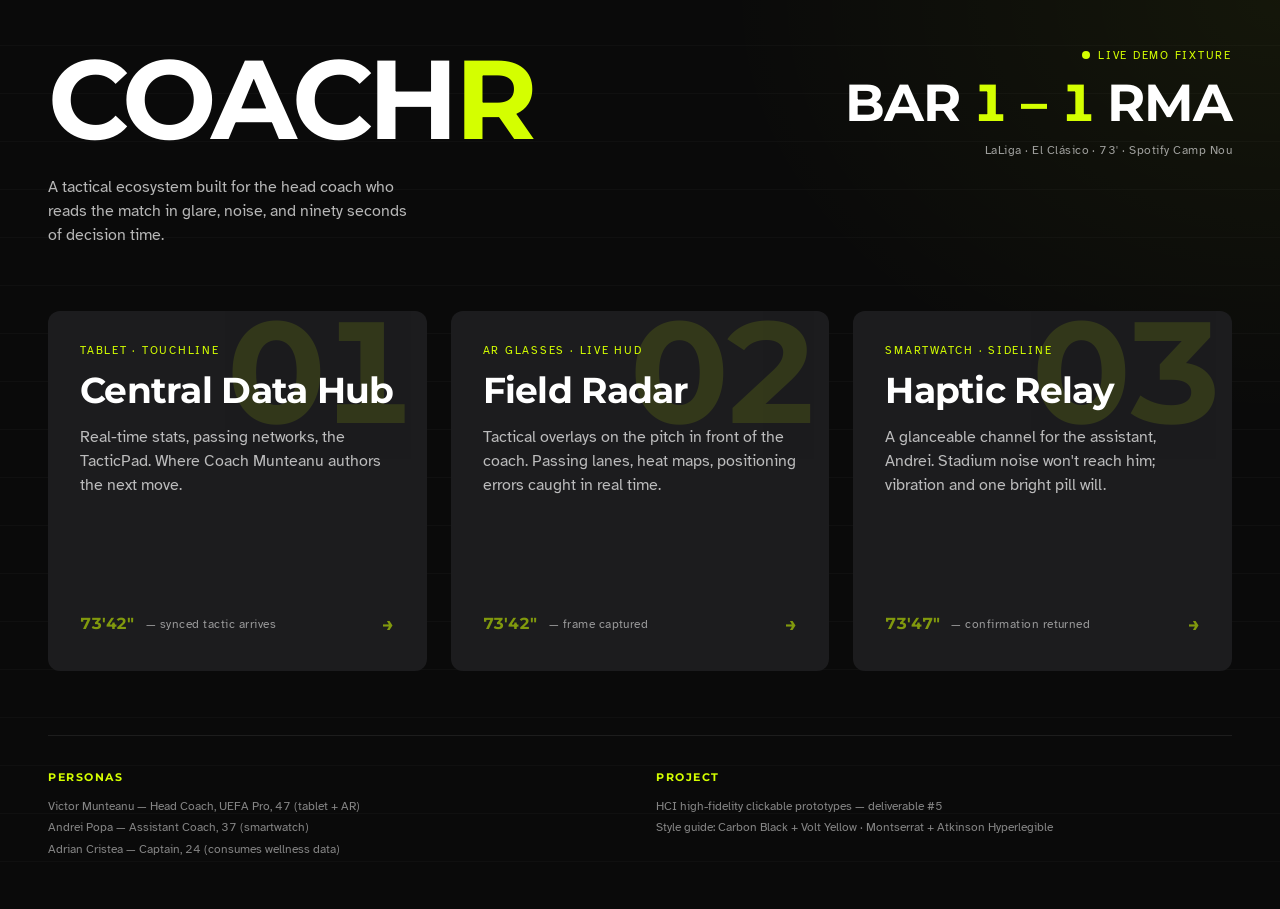
<file: prototypes/index.html>
<!DOCTYPE html>
<html lang="en">
<head>
  <meta charset="UTF-8">
  <meta name="viewport" content="width=device-width, initial-scale=1.0">
  <title>COACHR — Tactical Football Ecosystem</title>
  <link rel="stylesheet" href="styles/tokens.css">
  <link rel="stylesheet" href="styles/base.css">
  <link rel="stylesheet" href="styles/components.css">
  <style>
    body {
      min-height: 100vh;
      background:
        radial-gradient(ellipse 800px 600px at top right, rgba(212, 255, 0, 0.05), transparent 70%),
        repeating-linear-gradient(0deg, transparent 0, transparent 47px, rgba(255, 255, 255, 0.025) 47px, rgba(255, 255, 255, 0.025) 48px),
        var(--bg-primary);
      padding: var(--space-48);
      display: flex;
      flex-direction: column;
    }
    .hub {
      max-width: 1280px;
      margin: 0 auto;
      width: 100%;
      display: grid;
      grid-template-rows: auto 1fr auto;
      gap: var(--space-64);
      flex: 1;
    }
    .hub-header {
      display: grid;
      grid-template-columns: 1fr auto;
      align-items: flex-start;
      gap: var(--space-48);
    }
    .wordmark {
      font-family: var(--font-display);
      font-weight: 700;
      font-size: 112px;
      line-height: 0.92;
      letter-spacing: -0.04em;
      color: var(--text-primary);
    }
    .wordmark span {
      color: var(--accent-primary);
    }
    .tagline {
      max-width: 360px;
      margin-top: var(--space-24);
      font-family: var(--font-body);
      font-size: var(--size-body);
      line-height: var(--lh-body);
      opacity: 0.7;
    }
    .match-state {
      text-align: right;
    }
    .match-state__label {
      font-family: var(--font-body);
      font-size: 11px;
      text-transform: uppercase;
      letter-spacing: 0.16em;
      color: var(--accent-primary);
      margin-bottom: var(--space-12);
    }
    .match-state__score {
      font-family: var(--font-display);
      font-weight: 700;
      font-size: 52px;
      font-variant-numeric: tabular-nums;
      letter-spacing: -0.02em;
      line-height: 1;
    }
    .match-state__score .vs {
      color: var(--accent-primary);
      margin: 0 var(--space-12);
    }
    .match-state__meta {
      margin-top: var(--space-12);
      font-family: var(--font-body);
      font-size: var(--size-caption);
      opacity: 0.6;
      letter-spacing: 0.04em;
    }
    .pulse-dot {
      display: inline-block;
      width: 8px;
      height: 8px;
      border-radius: 50%;
      background: var(--accent-primary);
      margin-right: var(--space-8);
      animation: pulse 1.5s ease-in-out infinite;
    }
    @keyframes pulse {
      0%, 100% { opacity: 1; transform: scale(1); }
      50% { opacity: 0.4; transform: scale(0.85); }
    }
    .devices {
      display: grid;
      grid-template-columns: repeat(3, 1fr);
      gap: var(--space-24);
    }
    .device-card {
      position: relative;
      display: flex;
      flex-direction: column;
      padding: var(--space-32);
      background: var(--bg-surface);
      border-radius: var(--radius-12);
      transition: transform var(--t-base) var(--easing),
                  background-color var(--t-base) var(--easing);
      min-height: 360px;
      overflow: hidden;
      cursor: pointer;
    }
    .device-card::after {
      content: '';
      position: absolute;
      inset: 0;
      border: var(--stroke) solid transparent;
      border-radius: inherit;
      transition: border-color var(--t-base) var(--easing);
      pointer-events: none;
    }
    .device-card:hover {
      transform: translateY(-4px);
      background: #232328;
    }
    .device-card:hover::after {
      border-color: var(--accent-primary);
    }
    .device-card__number {
      font-family: var(--font-display);
      font-weight: 700;
      font-size: 144px;
      line-height: 0.85;
      letter-spacing: -0.06em;
      color: var(--accent-primary);
      opacity: 0.12;
      position: absolute;
      top: 0;
      right: var(--space-16);
      pointer-events: none;
      user-select: none;
    }
    .device-card__category {
      font-family: var(--font-body);
      font-size: 11px;
      text-transform: uppercase;
      letter-spacing: 0.16em;
      color: var(--accent-primary);
      position: relative;
    }
    .device-card__name {
      margin-top: var(--space-12);
      font-family: var(--font-display);
      font-weight: 700;
      font-size: 36px;
      line-height: 1.05;
      letter-spacing: -0.02em;
      position: relative;
    }
    .device-card__role {
      margin-top: var(--space-16);
      font-family: var(--font-body);
      font-size: var(--size-body);
      line-height: var(--lh-body);
      opacity: 0.7;
      max-width: 340px;
      position: relative;
    }
    .device-card__moment {
      margin-top: auto;
      padding-top: var(--space-24);
      display: flex;
      align-items: center;
      gap: var(--space-12);
      font-family: var(--font-body);
      font-size: var(--size-caption);
      opacity: 0.55;
      letter-spacing: 0.04em;
      position: relative;
    }
    .device-card__moment .ts {
      color: var(--accent-primary);
      opacity: 1;
      font-size: var(--size-body);
    }
    .open-arrow {
      margin-left: auto;
      color: var(--accent-primary);
      font-family: var(--font-display);
      font-weight: 700;
      font-size: var(--size-heading);
      transition: transform var(--t-base) var(--easing);
    }
    .device-card:hover .open-arrow {
      transform: translateX(4px);
    }
    .hub-footer {
      display: grid;
      grid-template-columns: 1fr 1fr;
      gap: var(--space-32);
      padding-top: var(--space-32);
      border-top: 1px solid rgba(255, 255, 255, 0.08);
    }
    .footer-meta {
      font-family: var(--font-body);
      font-size: var(--size-caption);
      line-height: 1.8;
      color: rgba(255, 255, 255, 0.5);
    }
    .footer-meta strong {
      display: block;
      color: var(--accent-primary);
      font-weight: 700;
      font-family: var(--font-display);
      letter-spacing: 0.14em;
      text-transform: uppercase;
      font-size: 11px;
      margin-bottom: var(--space-8);
    }

    @media (max-width: 960px) {
      .hub-header { grid-template-columns: 1fr; }
      .match-state { text-align: left; }
      .devices { grid-template-columns: 1fr; }
      .wordmark { font-size: 80px; }
    }
  </style>
</head>
<body>
  <main class="hub">

    <header class="hub-header">
      <div>
        <h1 class="wordmark">COACH<span>R</span></h1>
        <p class="tagline">A tactical ecosystem built for the head coach who reads the match in glare, noise, and ninety seconds of decision time.</p>
      </div>
      <div class="match-state">
        <div class="match-state__label"><span class="pulse-dot"></span>Live demo fixture</div>
        <div class="match-state__score">BAR<span class="vs">1 – 1</span>RMA</div>
        <div class="match-state__meta">LaLiga · El Clásico · 73' · Spotify Camp Nou</div>
      </div>
    </header>

    <section class="devices">
      <a class="device-card" href="tablet/index.html">
        <div class="device-card__number">01</div>
        <div class="device-card__category">Tablet · Touchline</div>
        <h2 class="device-card__name">Central Data Hub</h2>
        <p class="device-card__role">Real-time stats, passing networks, the TacticPad. Where Coach Munteanu authors the next move.</p>
        <div class="device-card__moment">
          <span class="ts">73'42″</span> — synced tactic arrives
          <span class="open-arrow">→</span>
        </div>
      </a>

      <a class="device-card" href="ar-glasses/index.html">
        <div class="device-card__number">02</div>
        <div class="device-card__category">AR Glasses · Live HUD</div>
        <h2 class="device-card__name">Field Radar</h2>
        <p class="device-card__role">Tactical overlays on the pitch in front of the coach. Passing lanes, heat maps, positioning errors caught in real time.</p>
        <div class="device-card__moment">
          <span class="ts">73'42″</span> — frame captured
          <span class="open-arrow">→</span>
        </div>
      </a>

      <a class="device-card" href="smartwatch/index.html">
        <div class="device-card__number">03</div>
        <div class="device-card__category">Smartwatch · Sideline</div>
        <h2 class="device-card__name">Haptic Relay</h2>
        <p class="device-card__role">A glanceable channel for the assistant, Andrei. Stadium noise won't reach him; vibration and one bright pill will.</p>
        <div class="device-card__moment">
          <span class="ts">73'47″</span> — confirmation returned
          <span class="open-arrow">→</span>
        </div>
      </a>
    </section>

    <footer class="hub-footer">
      <div class="footer-meta">
        <strong>Personas</strong>
        Victor Munteanu — Head Coach, UEFA Pro, 47 (tablet + AR)<br>
        Andrei Popa — Assistant Coach, 37 (smartwatch)<br>
        Adrian Cristea — Captain, 24 (consumes wellness data)
      </div>
      <div class="footer-meta">
        <strong>Project</strong>
        HCI high-fidelity clickable prototypes — deliverable #5<br>
        Style guide: Carbon Black + Volt Yellow · Montserrat + Atkinson Hyperlegible<br>
      </div>
    </footer>

  </main>
</body>
</html>
</file>
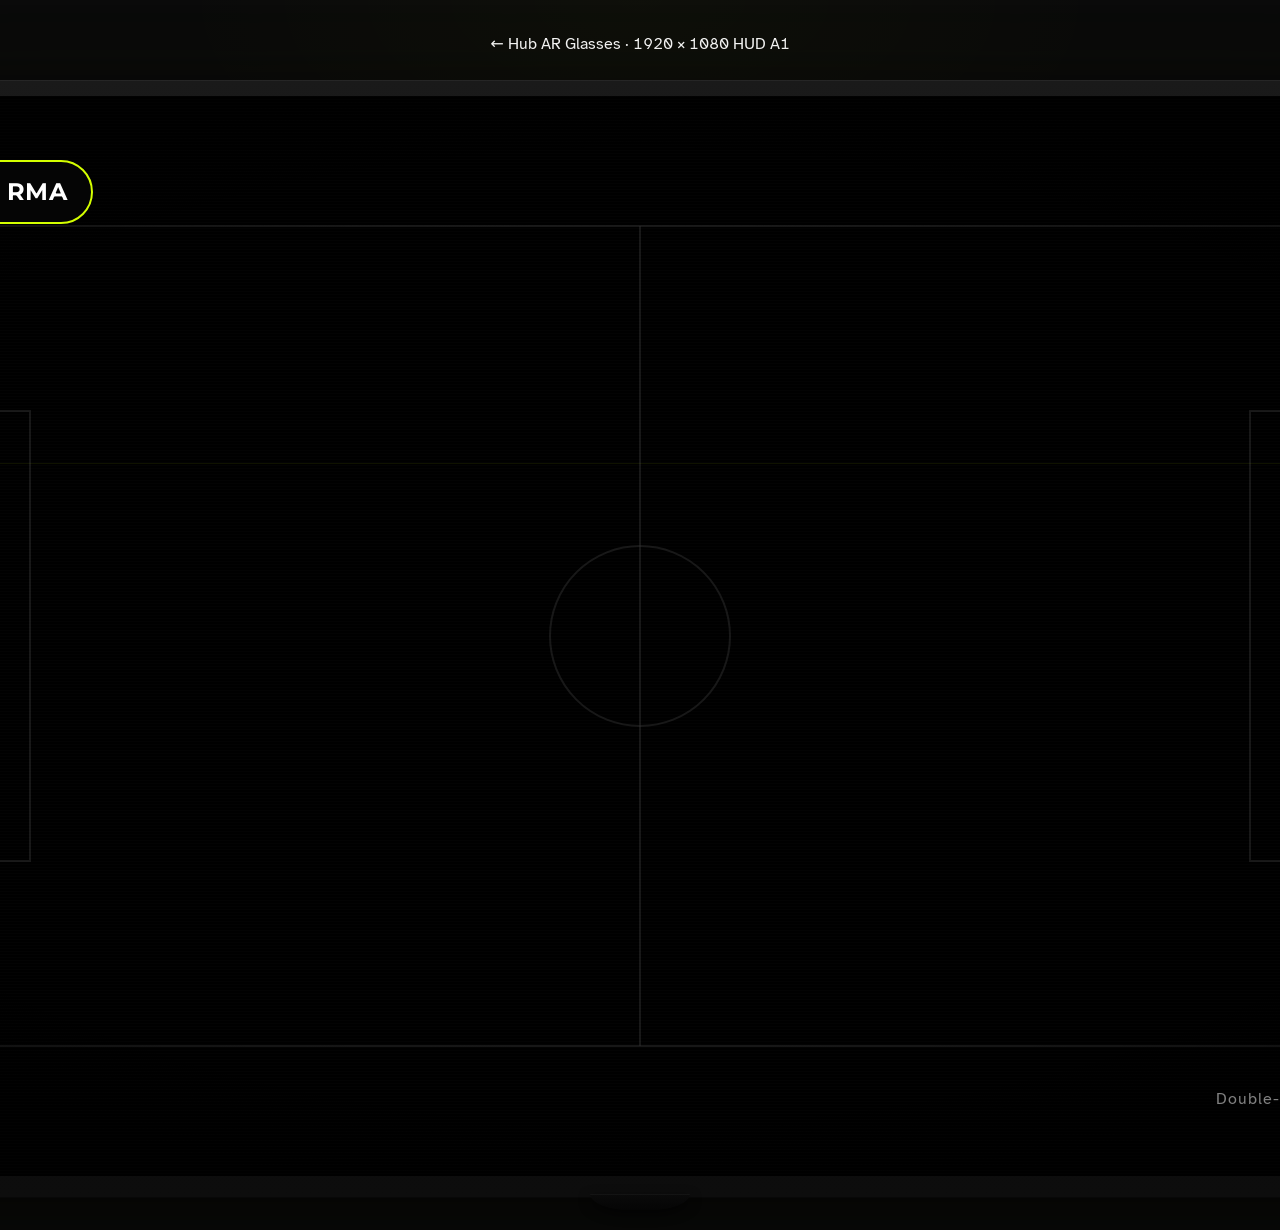
<file: prototypes/ar-glasses/index.html>
<!DOCTYPE html>
<html lang="en">
<head>
  <meta charset="UTF-8">
  <meta name="viewport" content="width=device-width, initial-scale=1.0">
  <title>COACHR — AR Glasses HUD</title>
  <link rel="stylesheet" href="../styles/tokens.css">
  <link rel="stylesheet" href="../styles/base.css">
  <link rel="stylesheet" href="../styles/components.css">
  <link rel="stylesheet" href="ar.css">
</head>
<body class="device-page">

<!-- SVG sprite -->
<svg style="position:absolute;width:0;height:0;overflow:hidden" aria-hidden="true">
  <symbol id="icon-home" viewBox="0 0 24 24"><path d="M3 11L12 4L21 11V21H3V11Z"/><path d="M10 21V14H14V21"/></symbol>
  <symbol id="icon-send" viewBox="0 0 24 24"><polygon points="22 2 2 9 11 13 15 22 22 2"/><line x1="22" y1="2" x2="11" y2="13"/></symbol>
  <symbol id="icon-pen" viewBox="0 0 24 24"><path d="M3 21L4 17L17 4L20 7L7 20L3 21Z"/></symbol>
  <symbol id="icon-bolt" viewBox="0 0 24 24"><polygon points="13 2 4 14 11 14 10 22 20 10 13 10 13 2"/></symbol>
  <symbol id="icon-check" viewBox="0 0 24 24"><polyline points="4 12 9 17 20 6"/></symbol>
  <symbol id="icon-close" viewBox="0 0 24 24"><line x1="6" y1="6" x2="18" y2="18"/><line x1="18" y1="6" x2="6" y2="18"/></symbol>
  <symbol id="icon-alert" viewBox="0 0 24 24"><polygon points="12 3 22 20 2 20"/><line x1="12" y1="9" x2="12" y2="14"/><line x1="12" y1="17" x2="12" y2="17.5"/></symbol>
  <symbol id="icon-sync" viewBox="0 0 24 24"><polyline points="21 3 21 9 15 9"/><polyline points="3 21 3 15 9 15"/><path d="M3.5 9a9 9 0 0 1 14.85-3.36L21 8"/><path d="M20.5 15a9 9 0 0 1-14.85 3.36L3 16"/></symbol>
  <symbol id="icon-radar" viewBox="0 0 24 24"><circle cx="12" cy="12" r="3"/><circle cx="12" cy="12" r="7"/><circle cx="12" cy="12" r="11"/><line x1="12" y1="12" x2="20" y2="6"/></symbol>
  <symbol id="icon-settings" viewBox="0 0 24 24"><circle cx="12" cy="12" r="3"/><circle cx="12" cy="12" r="8"/><line x1="12" y1="2" x2="12" y2="4"/><line x1="12" y1="20" x2="12" y2="22"/><line x1="2" y1="12" x2="4" y2="12"/><line x1="20" y1="12" x2="22" y2="12"/><line x1="5" y1="5" x2="7" y2="7"/><line x1="17" y1="17" x2="19" y2="19"/><line x1="5" y1="19" x2="7" y2="17"/><line x1="17" y1="7" x2="19" y2="5"/></symbol>
  <symbol id="icon-signal" viewBox="0 0 24 24"><rect x="3" y="18" width="3" height="3"/><rect x="8" y="14" width="3" height="7"/><rect x="13" y="10" width="3" height="11"/><rect x="18" y="6" width="3" height="15"/></symbol>
  <symbol id="icon-heat-map" viewBox="0 0 24 24"><rect x="0" y="0" width="6" height="6" fill="none" stroke="currentColor" stroke-width="2"/><rect x="9" y="0" width="6" height="6"/><rect x="18" y="0" width="6" height="6" fill="none" stroke="currentColor" stroke-width="2"/><rect x="0" y="9" width="6" height="6"/><rect x="9" y="9" width="6" height="6" fill="none" stroke="currentColor" stroke-width="2"/><rect x="18" y="9" width="6" height="6"/><rect x="0" y="18" width="6" height="6" fill="none" stroke="currentColor" stroke-width="2"/><rect x="9" y="18" width="6" height="6" fill="none" stroke="currentColor" stroke-width="2"/><rect x="18" y="18" width="6" height="6" fill="none" stroke="currentColor" stroke-width="2"/></symbol>
</svg>

<header class="device-chrome">
  <a href="../index.html">← Hub</a>
  <span class="device-chrome__label">AR Glasses · 1920 × 1080 HUD</span>
  <span class="device-chrome__current">A1</span>
</header>

<div class="device-body">
  <span class="device-body__indicator" aria-hidden="true"></span>
  <span class="device-body__bridge" aria-hidden="true"></span>
<div class="viewport">

  <!-- Shared "world view" backdrop, always visible -->
  <div class="ar-world">
    <div class="ar-world__horizon"></div>
    <div class="ar-world__pitch">
      <svg viewBox="0 0 1700 900" xmlns="http://www.w3.org/2000/svg">
        <!-- Stylized top-down pitch at very low contrast — what the coach sees -->
        <g stroke="rgba(255,255,255,0.5)" stroke-width="2" fill="none">
          <rect x="40" y="40" width="1620" height="820"/>
          <line x1="850" y1="40" x2="850" y2="860"/>
          <circle cx="850" cy="450" r="90"/>
          <rect x="40" y="225" width="200" height="450"/>
          <rect x="1460" y="225" width="200" height="450"/>
          <rect x="40" y="335" width="80" height="230"/>
          <rect x="1580" y="335" width="80" height="230"/>
          <circle cx="160" cy="450" r="3" fill="rgba(255,255,255,0.5)"/>
          <circle cx="1540" cy="450" r="3" fill="rgba(255,255,255,0.5)"/>
        </g>
      </svg>
    </div>
  </div>
  <div class="ar-vignette"></div>

  <!-- ============================================================
       A1 — Live Match View (passive HUD)
       ============================================================ -->
  <section class="screen is-active" id="a1">
    <div class="hud-chip hud-chip--corner-tl">
      <span class="hud-chip__label">FIXTURE</span>
      <span>BAR 1 – 1 RMA</span>
    </div>
    <div class="hud-chip hud-chip--corner-tr">
      <span class="hud-chip__label">MIN</span>
      <span class="ts">73'</span>
    </div>
    <div class="hud-hint">
      Double-tap <kbd>right rim</kbd> to open HUD
    </div>
    <!-- Invisible clickable hotspot covering the right edge -->
    <button type="button" class="gesture-hotspot" data-go="a2" aria-label="Double-tap right rim to open HUD" style="position:absolute;top:0;right:0;bottom:0;width:30%;cursor:pointer;z-index:5"></button>
  </section>

  <!-- ============================================================
       A2 — AR HUD Menu
       ============================================================ -->
  <section class="screen" id="a2">
    <button type="button" class="ar-back-chip" data-go="a1" aria-label="Dismiss menu and resume live HUD">← Resume HUD</button>
    <div class="hud-chip hud-chip--top-center">
      <span class="hud-chip__label">HUD</span>
      <span>MAIN</span>
    </div>

    <div class="radial-menu">

      <button type="button" class="radial-item radial-item--top is-target" data-go="a3" aria-label="Open Field Radar — current gaze target">
        <div class="radial-item__icon-wrap" aria-hidden="true">
          <svg class="icon icon-xxl"><use href="#icon-radar"/></svg>
        </div>
        <div class="radial-item__label">Field Radar</div>
      </button>

      <button type="button" class="radial-item radial-item--right" data-go="a7" aria-label="Open AI Diagnostics">
        <div class="radial-item__icon-wrap" aria-hidden="true">
          <svg class="icon icon-xxl"><use href="#icon-bolt"/></svg>
        </div>
        <div class="radial-item__label">AI Diagnostics</div>
      </button>

      <button type="button" class="radial-item radial-item--bottom" data-go="a8" aria-label="Open Sync Gallery">
        <div class="radial-item__icon-wrap" aria-hidden="true">
          <svg class="icon icon-xxl"><use href="#icon-sync"/></svg>
        </div>
        <div class="radial-item__label">Sync Gallery</div>
      </button>

      <button type="button" class="radial-item radial-item--left" data-go="a9" aria-label="Open HUD Settings">
        <div class="radial-item__icon-wrap" aria-hidden="true">
          <svg class="icon icon-xxl"><use href="#icon-settings"/></svg>
        </div>
        <div class="radial-item__label">HUD Settings</div>
      </button>

    </div>

    <div class="hud-chip hud-chip--bottom-center" style="font-family:var(--font-body);font-size:var(--size-body);font-weight:400;border-color:rgba(255,255,255,0.3);background:rgba(10,10,10,0.4)">
      <span class="hud-chip__label" style="color:rgba(255,255,255,0.55)">TO SELECT</span>
      <span style="letter-spacing:0.04em">Look at any control · hold briefly</span>
    </div>
  </section>

  <!-- ============================================================
       A3 — Field Radar (Passing Lanes)
       ============================================================ -->
  <section class="screen" id="a3">
    <button type="button" class="ar-back-chip" data-go="a2" aria-label="Back to HUD Main">← HUD Main</button>
    <div class="hud-chip hud-chip--top-center">
      <span class="hud-chip__label">FIELD RADAR</span>
      <span>PASSING LANES</span>
    </div>

    <div class="field-overlay">
      <svg viewBox="0 0 1500 800" xmlns="http://www.w3.org/2000/svg">
        <!-- Live passing-lane arrows in Volt Yellow -->
        <g stroke="#D4FF00" stroke-width="3" fill="none" stroke-linecap="round" opacity="0.85">
          <!-- LB→CM -->
          <path d="M 220 600 Q 320 480 420 380">
            <animate attributeName="stroke-dasharray" values="0,500;500,0" dur="2s" repeatCount="indefinite"/>
          </path>
          <polygon points="420,380 408,378 416,392" fill="#D4FF00"/>

          <!-- CM→ST -->
          <path d="M 420 380 Q 600 300 780 220"/>
          <polygon points="780,220 768,222 778,235" fill="#D4FF00"/>

          <!-- CM→RW -->
          <path d="M 750 380 Q 950 320 1180 300"/>
          <polygon points="1180,300 1168,295 1175,312" fill="#D4FF00"/>

          <!-- CB→CDM -->
          <path d="M 600 620 Q 600 540 600 460" opacity="0.6"/>
          <polygon points="600,460 593,470 607,470" fill="#D4FF00" opacity="0.6"/>

          <!-- RB→RW longer -->
          <path d="M 1100 600 Q 1180 450 1220 320" opacity="0.7"/>
          <polygon points="1220,320 1208,322 1218,335" fill="#D4FF00" opacity="0.7"/>
        </g>

        <!-- Player position rings (subtle) -->
        <g fill="none" stroke="rgba(212,255,0,0.45)" stroke-width="2">
          <circle cx="220" cy="600" r="22"/>
          <circle cx="420" cy="380" r="22"/>
          <circle cx="600" cy="620" r="22"/>
          <circle cx="750" cy="380" r="22"/>
          <circle cx="780" cy="220" r="22"/>
          <circle cx="1180" cy="300" r="22"/>
          <circle cx="1100" cy="600" r="22"/>
          <circle cx="600" cy="460" r="22"/>
        </g>
      </svg>
    </div>

    <!-- Defensive compactness alert chip -->
    <div class="hud-chip hud-chip--corner-bl" style="background:rgba(255,69,0,0.15);border-color:var(--accent-alert);color:var(--text-primary)">
      <svg class="icon icon-sm"><use href="#icon-alert"/></svg>
      <span class="hud-chip__label" style="color:var(--accent-alert)">COMPACTNESS</span>
      <span>LOW — 14.2 m line spread</span>
    </div>

    <!-- Heat Maps toggle -->
    <div class="hud-chip hud-chip--corner-br" style="cursor:pointer" data-go="a6">
      <svg class="icon icon-sm"><use href="#icon-heat-map"/></svg>
      <span style="font-family:var(--font-body);font-weight:400;letter-spacing:0.04em">Heat Maps ⇄</span>
    </div>

    <!-- Invisible click zone in the defensive left area → A4 -->
    <button type="button" class="gesture-hotspot" data-go="a4" aria-label="Focus gaze on defensive line to inspect" style="position:absolute;top:55%;left:8%;width:30%;height:30%;cursor:pointer;z-index:5"></button>
  </section>

  <!-- ============================================================
       A4 — Tactical Overlay (Error Detected)
       ============================================================ -->
  <section class="screen" id="a4">
    <button type="button" class="ar-back-chip" data-go="a2" aria-label="Back to HUD Main">← HUD Main</button>
    <div class="hud-chip hud-chip--top-center">
      <span class="hud-chip__label">AI DIAGNOSTICS</span>
      <span>SKELETON TRACKING</span>
    </div>

    <!-- Scattered player markers (small Volt Yellow triangles) -->
    <div class="field-marker" style="top: 40%; left: 32%;"></div>
    <div class="field-marker" style="top: 47%; left: 48%;"></div>
    <div class="field-marker" style="top: 38%; left: 58%;"></div>
    <div class="field-marker" style="top: 52%; left: 70%;"></div>
    <div class="field-marker" style="top: 32%; left: 75%;"></div>
    <div class="field-marker" style="top: 58%; left: 82%;"></div>

    <!-- The error ring around #3 Balde -->
    <div class="error-ring">
      <div class="error-ring__circle-outer"></div>
      <div class="error-ring__circle-inner"></div>
      <div class="skeleton">
        <svg viewBox="0 0 60 90" xmlns="http://www.w3.org/2000/svg">
          <g stroke="#D4FF00" stroke-width="3" stroke-linecap="round" fill="none">
            <!-- Head -->
            <circle cx="30" cy="10" r="6" fill="#D4FF00"/>
            <!-- Spine -->
            <line x1="30" y1="16" x2="30" y2="50"/>
            <!-- Arms -->
            <line x1="30" y1="22" x2="12" y2="32"/>
            <line x1="30" y1="22" x2="48" y2="32"/>
            <!-- Legs -->
            <line x1="30" y1="50" x2="16" y2="80"/>
            <line x1="30" y1="50" x2="44" y2="80"/>
            <!-- Joints -->
            <circle cx="12" cy="32" r="3" fill="#D4FF00"/>
            <circle cx="48" cy="32" r="3" fill="#D4FF00"/>
            <circle cx="30" cy="50" r="3" fill="#D4FF00"/>
            <circle cx="16" cy="80" r="3" fill="#D4FF00"/>
            <circle cx="44" cy="80" r="3" fill="#D4FF00"/>
          </g>
        </svg>
      </div>
    </div>

    <!-- Error label chip pointing to the ring -->
    <div class="hud-chip" style="top: 78%; left: 26%; transform: translateX(-50%); background: var(--accent-alert); border-color: var(--accent-alert); color: var(--text-on-accent);">
      <svg class="icon icon-sm"><use href="#icon-alert"/></svg>
      <span class="hud-chip__label" style="color:rgba(10,10,10,0.75)">POSITION ERROR</span>
      <span style="font-family:var(--font-display);font-weight:700">#3 BALDE · LB OUT OF LINE</span>
    </div>

    <!-- AI insight chip -->
    <div class="hud-chip hud-chip--corner-tr" style="background:rgba(10,10,10,0.7);border-color:rgba(212,255,0,0.5);max-width:340px">
      <svg class="icon icon-sm" style="color:var(--accent-primary)"><use href="#icon-bolt"/></svg>
      <div style="font-family:var(--font-body);font-weight:400;font-size:var(--size-caption);letter-spacing:0.04em">
        <div style="color:var(--accent-primary);font-weight:700;text-transform:uppercase;letter-spacing:0.12em;margin-bottom:2px">AI Insight · 94%</div>
        <div style="opacity:0.75">Left flank exposed for the last 18s. Recommend defensive reshuffle.</div>
      </div>
    </div>

    <div class="hud-hint">
      <kbd>Long-press</kbd> right rim to capture this frame
    </div>

    <!-- Long-press the right rim to capture (hold 600ms) -->
    <button type="button" class="gesture-hotspot gesture-longpress" data-go="a5" data-longpress-ms="600" aria-label="Hold for 600 milliseconds to capture this frame" style="position:absolute;top:0;right:0;bottom:0;width:30%;cursor:pointer;z-index:5">
      <span class="longpress-ring" aria-hidden="true"></span>
    </button>
  </section>

  <!-- ============================================================
       A5 — Sync & Capture Confirmation (auto-advance to A1)
       ============================================================ -->
  <section class="screen" id="a5" data-auto="a1:2200">
    <button type="button" class="ar-back-chip" data-go="a2" aria-label="Back to HUD Main">← HUD Main</button>
    <div class="capture-card">
      <svg class="icon icon-3xl capture-card__icon"><use href="#icon-check"/></svg>
      <h2>Frame captured</h2>
      <div class="capture-card__sub">
        Synced to Tablet · <span class="ts">73'42″</span> · 1.4 MB
      </div>
      <div class="capture-thumb">
        <!-- Tiny capture preview -->
        <svg viewBox="0 0 200 120" xmlns="http://www.w3.org/2000/svg">
          <g stroke="rgba(255,255,255,0.5)" stroke-width="1" fill="none">
            <rect x="4" y="4" width="192" height="112"/>
            <line x1="100" y1="4" x2="100" y2="116"/>
            <circle cx="100" cy="60" r="12"/>
            <rect x="4" y="28" width="28" height="64"/>
            <rect x="168" y="28" width="28" height="64"/>
          </g>
          <!-- Ringed player -->
          <circle cx="35" cy="68" r="14" fill="none" stroke="#D4FF00" stroke-width="2"/>
          <circle cx="35" cy="68" r="10" fill="none" stroke="#FF4500" stroke-width="2"/>
          <circle cx="35" cy="68" r="3" fill="#D4FF00"/>
        </svg>
        <div class="capture-thumb__label">Defensive reshuffle · #3 Balde</div>
      </div>
    </div>
  </section>

  <!-- ============================================================
       A6 — Heat Maps variant
       ============================================================ -->
  <section class="screen" id="a6">
    <button type="button" class="ar-back-chip" data-go="a2" aria-label="Back to HUD Main">← HUD Main</button>
    <div class="hud-chip hud-chip--top-center">
      <span class="hud-chip__label">FIELD RADAR</span>
      <span>HEAT MAPS</span>
    </div>

    <div class="heat-overlay">
      <!-- Volt Yellow heat blobs -->
      <div class="heat-blob" style="top: 20%; left: 18%; width: 240px; height: 240px; opacity: 0.45;"></div>
      <div class="heat-blob" style="top: 38%; left: 32%; width: 280px; height: 280px; opacity: 0.55;"></div>
      <div class="heat-blob" style="top: 28%; left: 50%; width: 260px; height: 260px; opacity: 0.45;"></div>
      <div class="heat-blob" style="top: 50%; left: 22%; width: 200px; height: 200px; opacity: 0.35;"></div>
      <div class="heat-blob" style="top: 42%; left: 60%; width: 200px; height: 200px; opacity: 0.30;"></div>
      <div class="heat-blob" style="top: 60%; left: 70%; width: 180px; height: 180px; opacity: 0.25;"></div>
      <div class="heat-blob" style="top: 18%; left: 75%; width: 160px; height: 160px; opacity: 0.20;"></div>
      <div class="heat-blob" style="top: 70%; left: 12%; width: 160px; height: 160px; opacity: 0.18;"></div>
    </div>

    <!-- Compactness chip (different message — heat-map insight) -->
    <div class="hud-chip hud-chip--corner-bl" style="background:rgba(212,255,0,0.15);border-color:var(--accent-primary)">
      <svg class="icon icon-sm" style="color:var(--accent-primary)"><use href="#icon-bolt"/></svg>
      <span class="hud-chip__label">HOTSPOT</span>
      <span>Left half-space · 73% time-on-ball</span>
    </div>

    <!-- Passing Lanes toggle (back to A3) -->
    <div class="hud-chip hud-chip--corner-br" style="cursor:pointer" data-go="a3">
      <svg class="icon icon-sm"><use href="#icon-radar"/></svg>
      <span style="font-family:var(--font-body);font-weight:400;letter-spacing:0.04em">Passing Lanes ⇄</span>
    </div>
  </section>

  <!-- ============================================================
       A7 — AI Diagnostics (live insight feed)
       ============================================================ -->
  <section class="screen" id="a7">
    <div class="menu-panel">
      <button type="button" class="menu-panel__back" data-go="a2" aria-label="Back to HUD Main">← HUD Main</button>
      <div class="menu-panel__header" style="padding-top: var(--space-16)">
        <div>
          <div class="menu-panel__sub">AI Diagnostics</div>
          <div class="menu-panel__title">Live insight feed</div>
        </div>
        <div style="text-align: right">
          <div class="menu-panel__sub" style="color: rgba(255,255,255,0.5)">Last 12 min · 5 events</div>
        </div>
      </div>

      <div class="feed-list">

        <div class="feed-row feed-row--event">
          <div class="feed-row__pip"></div>
          <div>
            <div class="feed-row__title">Tactic sent to staff</div>
            <div class="feed-row__sub">Coach Munteanu → Andrei Popa · defensive reshuffle</div>
          </div>
          <div class="feed-row__time"><span class="ts">73'47″</span></div>
          <div class="feed-row__arrow">→</div>
        </div>

        <div class="feed-row feed-row--alert">
          <div class="feed-row__pip"></div>
          <div>
            <div class="feed-row__title">Position error · #3 Balde</div>
            <div class="feed-row__sub">Left-back overcommitted forward · 94% confidence</div>
          </div>
          <div class="feed-row__time"><span class="ts">73'24″</span></div>
          <div class="feed-row__arrow">→</div>
        </div>

        <div class="feed-row feed-row--insight">
          <div class="feed-row__pip"></div>
          <div>
            <div class="feed-row__title">Defensive compactness dropped</div>
            <div class="feed-row__sub">Line spread expanded 14.2 m over 18 seconds</div>
          </div>
          <div class="feed-row__time"><span class="ts">73'06″</span></div>
          <div class="feed-row__arrow">→</div>
        </div>

        <div class="feed-row feed-row--alert">
          <div class="feed-row__pip"></div>
          <div>
            <div class="feed-row__title">Fatigue spike · #6 Gavi</div>
            <div class="feed-row__sub">Sprint output 71% of session baseline · sub recommended</div>
          </div>
          <div class="feed-row__time"><span class="ts">72'38″</span></div>
          <div class="feed-row__arrow">→</div>
        </div>

        <div class="feed-row feed-row--insight">
          <div class="feed-row__pip"></div>
          <div>
            <div class="feed-row__title">Passing network shift</div>
            <div class="feed-row__sub">BAR pivot moved 8 m left · favouring Pedri channel</div>
          </div>
          <div class="feed-row__time"><span class="ts">71'52″</span></div>
          <div class="feed-row__arrow">→</div>
        </div>

      </div>
    </div>
  </section>

  <!-- ============================================================
       A8 — Sync Gallery (captured frames grid)
       ============================================================ -->
  <section class="screen" id="a8">
    <div class="menu-panel">
      <button type="button" class="menu-panel__back" data-go="a2" aria-label="Back to HUD Main">← HUD Main</button>
      <div class="menu-panel__header" style="padding-top: var(--space-16)">
        <div>
          <div class="menu-panel__sub">Sync Gallery</div>
          <div class="menu-panel__title">Captured frames · this match</div>
        </div>
        <div style="text-align: right">
          <div class="menu-panel__sub" style="color: rgba(255,255,255,0.5)">3 frames · 8.4 MB synced</div>
        </div>
      </div>

      <div class="gallery-grid">

        <div class="gallery-card gallery-card--latest">
          <div class="gallery-thumb">
            <svg viewBox="0 0 200 120" xmlns="http://www.w3.org/2000/svg">
              <g stroke="rgba(255,255,255,0.45)" stroke-width="1" fill="none">
                <rect x="4" y="4" width="192" height="112"/>
                <line x1="100" y1="4" x2="100" y2="116"/>
                <circle cx="100" cy="60" r="12"/>
                <rect x="4" y="28" width="28" height="64"/>
                <rect x="168" y="28" width="28" height="64"/>
              </g>
              <circle cx="35" cy="68" r="14" fill="none" stroke="#D4FF00" stroke-width="2"/>
              <circle cx="35" cy="68" r="10" fill="none" stroke="#FF4500" stroke-width="2"/>
              <circle cx="35" cy="68" r="3" fill="#D4FF00"/>
            </svg>
          </div>
          <div class="gallery-card__meta">
            <div>
              <div class="gallery-card__time"><span class="ts">73'42″</span></div>
              <div class="gallery-card__label">Defensive reshuffle · #3 Balde</div>
            </div>
            <span class="gallery-card__tag">Latest</span>
          </div>
        </div>

        <div class="gallery-card">
          <div class="gallery-thumb">
            <svg viewBox="0 0 200 120" xmlns="http://www.w3.org/2000/svg">
              <g stroke="rgba(255,255,255,0.45)" stroke-width="1" fill="none">
                <rect x="4" y="4" width="192" height="112"/>
                <line x1="100" y1="4" x2="100" y2="116"/>
                <circle cx="100" cy="60" r="12"/>
                <rect x="4" y="28" width="28" height="64"/>
                <rect x="168" y="28" width="28" height="64"/>
              </g>
              <!-- Passing lane gap -->
              <path d="M 60 90 Q 100 60 150 40" stroke="#D4FF00" stroke-width="2" fill="none"/>
              <circle cx="60" cy="90" r="6" fill="#D4FF00"/>
              <circle cx="150" cy="40" r="6" fill="none" stroke="#FF4500" stroke-width="2"/>
            </svg>
          </div>
          <div class="gallery-card__meta">
            <div>
              <div class="gallery-card__time"><span class="ts">68'14″</span></div>
              <div class="gallery-card__label">Passing lane gap · RW corridor</div>
            </div>
          </div>
        </div>

        <div class="gallery-card">
          <div class="gallery-thumb">
            <svg viewBox="0 0 200 120" xmlns="http://www.w3.org/2000/svg">
              <g stroke="rgba(255,255,255,0.45)" stroke-width="1" fill="none">
                <rect x="4" y="4" width="192" height="112"/>
                <line x1="100" y1="4" x2="100" y2="116"/>
                <circle cx="100" cy="60" r="12"/>
                <rect x="4" y="28" width="28" height="64"/>
                <rect x="168" y="28" width="28" height="64"/>
              </g>
              <!-- High-press trigger pattern -->
              <g stroke="#D4FF00" stroke-width="2" fill="none">
                <path d="M 100 30 L 80 50 M 100 30 L 120 50"/>
                <path d="M 80 50 L 65 70"/>
                <path d="M 120 50 L 135 70"/>
              </g>
              <circle cx="100" cy="30" r="5" fill="#D4FF00"/>
            </svg>
          </div>
          <div class="gallery-card__meta">
            <div>
              <div class="gallery-card__time"><span class="ts">52'08″</span></div>
              <div class="gallery-card__label">High-press trigger · 6-second window</div>
            </div>
          </div>
        </div>

      </div>
    </div>
  </section>

  <!-- ============================================================
       A9 — HUD Settings
       ============================================================ -->
  <section class="screen" id="a9">
    <div class="menu-panel" style="width: 800px">
      <button type="button" class="menu-panel__back" data-go="a2" aria-label="Back to HUD Main">← HUD Main</button>
      <div class="menu-panel__header" style="padding-top: var(--space-16)">
        <div>
          <div class="menu-panel__sub">HUD Settings</div>
          <div class="menu-panel__title">Display & detection</div>
        </div>
        <div style="text-align: right">
          <div class="menu-panel__sub" style="color: rgba(255,255,255,0.5)">Active profile · Match mode</div>
        </div>
      </div>

      <div class="settings-list">

        <div class="settings-row">
          <div>
            <div class="settings-row__label">Show passing lanes</div>
            <div class="settings-row__sub">Volt Yellow arrows on the active build-up</div>
          </div>
          <div class="toggle is-on"></div>
        </div>

        <div class="settings-row">
          <div>
            <div class="settings-row__label">Show heat maps</div>
            <div class="settings-row__sub">Spatial density overlay · prefer toggling per phase</div>
          </div>
          <div class="toggle"></div>
        </div>

        <div class="settings-row">
          <div>
            <div class="settings-row__label">Skeleton tracking opacity</div>
            <div class="settings-row__sub">How prominent biomechanical overlays appear</div>
          </div>
          <div class="slider-readout">70%</div>
        </div>

        <div class="settings-row">
          <div>
            <div class="settings-row__label">Auto-capture on error detect</div>
            <div class="settings-row__sub">Frame snapshots when AI flags ≥90% confidence</div>
          </div>
          <div class="toggle is-on"></div>
        </div>

        <div class="settings-row">
          <div>
            <div class="settings-row__label">Voice annotations</div>
            <div class="settings-row__sub">Audio cues for sub recommendations · stadium noise penalised</div>
          </div>
          <div class="toggle"></div>
        </div>

        <div class="settings-row">
          <div>
            <div class="settings-row__label">Frame rate target</div>
            <div class="settings-row__sub">Higher = smoother HUD · slight battery cost</div>
          </div>
          <div class="slider-readout">90<span style="font-size:11px;letter-spacing:0.06em;margin-left:4px;opacity:0.7">fps</span></div>
        </div>

      </div>
    </div>
  </section>

</div>
</div>

<script src="ar.js"></script>
</body>
</html>
</file>
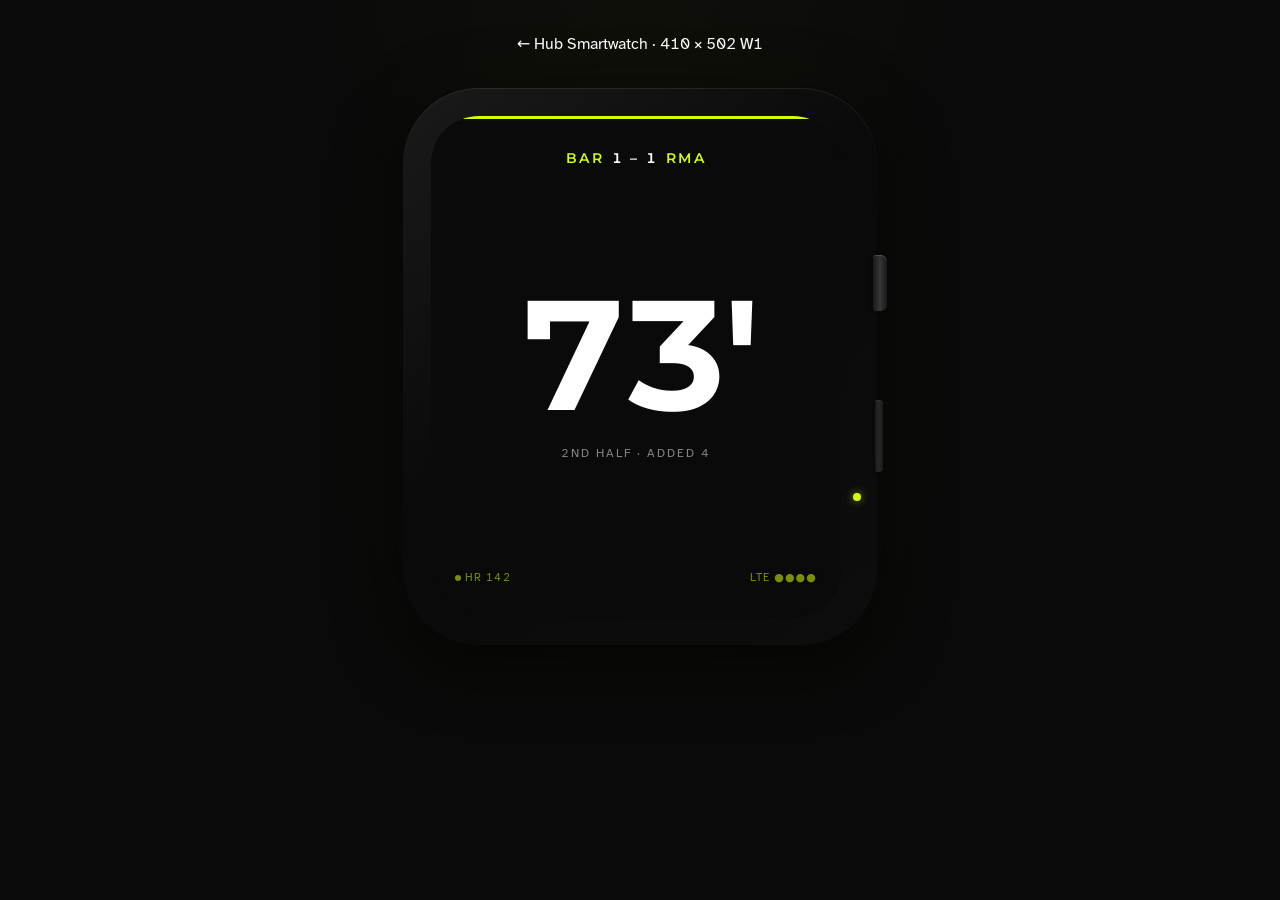
<file: prototypes/smartwatch/index.html>
<!DOCTYPE html>
<html lang="en">
<head>
  <meta charset="UTF-8">
  <meta name="viewport" content="width=device-width, initial-scale=1.0">
  <title>COACHR — Smartwatch Prototype</title>
  <link rel="stylesheet" href="../styles/tokens.css">
  <link rel="stylesheet" href="../styles/base.css">
  <link rel="stylesheet" href="../styles/components.css">
  <link rel="stylesheet" href="watch.css">
</head>
<body class="device-page">

<svg style="position:absolute;width:0;height:0;overflow:hidden" aria-hidden="true">
  <symbol id="icon-home" viewBox="0 0 24 24"><path d="M3 11L12 4L21 11V21H3V11Z"/><path d="M10 21V14H14V21"/></symbol>
  <symbol id="icon-send" viewBox="0 0 24 24"><polygon points="22 2 2 9 11 13 15 22 22 2"/><line x1="22" y1="2" x2="11" y2="13"/></symbol>
  <symbol id="icon-bolt" viewBox="0 0 24 24"><polygon points="13 2 4 14 11 14 10 22 20 10 13 10 13 2"/></symbol>
  <symbol id="icon-check" viewBox="0 0 24 24"><polyline points="4 12 9 17 20 6"/></symbol>
  <symbol id="icon-alert" viewBox="0 0 24 24"><polygon points="12 3 22 20 2 20"/><line x1="12" y1="9" x2="12" y2="14"/><line x1="12" y1="17" x2="12" y2="17.5"/></symbol>
  <symbol id="icon-signal" viewBox="0 0 24 24"><rect x="3" y="18" width="3" height="3"/><rect x="8" y="14" width="3" height="7"/><rect x="13" y="10" width="3" height="11"/><rect x="18" y="6" width="3" height="15"/></symbol>
</svg>

<header class="device-chrome">
  <a href="../index.html">← Hub</a>
  <span class="device-chrome__label">Smartwatch · 410 × 502</span>
  <span class="device-chrome__current">W1</span>
</header>

<div class="device-body">
  <span class="device-body__indicator" aria-hidden="true"></span>
<div class="viewport">

  <!-- ============================================================
       W1 — Match Status Home (auto-advances to W2)
       ============================================================ -->
  <section class="screen is-active" id="w1" data-auto="w2:2400">
    <div class="w1-score">
      BAR<span class="vs">1 – 1</span>RMA
    </div>

    <div class="w1-minute">
      <div class="w1-minute__big">73'</div>
      <div class="w1-minute__caption">2nd half · added 4</div>
    </div>

    <div class="w1-footer">
      <span class="hr">
        <span class="hr-dot"></span>HR 142
      </span>
      <span style="color:var(--accent-primary)">LTE ●●●●</span>
    </div>

    <!-- Tap zones for supporting screens -->
    <button type="button" class="gesture-hotspot" data-go="w5" aria-label="Open quick substitution swap" style="position:absolute;top:0;left:0;width:50%;height:30%;cursor:pointer;z-index:5"></button>
    <button type="button" class="gesture-hotspot" data-go="w6" aria-label="Open player alerts" style="position:absolute;top:0;right:0;width:50%;height:30%;cursor:pointer;z-index:5"></button>
  </section>

  <!-- ============================================================
       W2 — Haptic Alert (full Volt Yellow flash)
       ============================================================ -->
  <section class="screen" id="w2">
    <!-- Corner vibration sparks -->
    <div class="w2-sparks">
      <svg viewBox="0 0 410 502" xmlns="http://www.w3.org/2000/svg" preserveAspectRatio="none">
        <g stroke="#0A0A0A" stroke-width="3" fill="none" stroke-linecap="round">
          <!-- Top-left -->
          <path d="M 4 60 Q 30 30 60 4"/>
          <path d="M 4 90 Q 50 50 90 4"/>
          <path d="M 4 120 Q 70 70 120 4"/>
          <!-- Top-right -->
          <path d="M 350 4 Q 380 30 406 60"/>
          <path d="M 320 4 Q 360 50 406 90"/>
          <path d="M 290 4 Q 340 70 406 120"/>
          <!-- Bottom-left -->
          <path d="M 4 380 Q 50 450 90 498"/>
          <path d="M 4 410 Q 30 470 60 498"/>
          <!-- Bottom-right -->
          <path d="M 350 498 Q 380 470 406 440"/>
          <path d="M 320 498 Q 360 450 406 410"/>
        </g>
      </svg>
    </div>

    <div class="w2-content">
      <svg class="w2-bolt"><use href="#icon-bolt"/></svg>
      <div class="w2-title">TACTIC<br>INCOMING</div>
      <div class="w2-meta">
        From <span class="ts">Coach Munteanu</span><br>· <span class="ts">73'45″</span> ·
      </div>
      <button class="w2-pill" data-go="w3">VIEW →</button>
    </div>
  </section>

  <!-- ============================================================
       W3 — Visual Tactic View (Substitution)
       ============================================================ -->
  <section class="screen" id="w3">
    <div class="w3-header">SUBSTITUTION</div>
    <div class="w3-meta">From <span class="ts">Coach Munteanu</span> · <span class="ts">73'45″</span></div>

    <div class="w3-stack">
      <div class="w3-row">
        <span class="w3-row__label">IN</span>
        <span class="w3-row__number">9</span>
        <span class="w3-row__surname">Lewandowski</span>
      </div>

      <div class="w3-arrow">↓</div>

      <div class="w3-row">
        <span class="w3-row__label">OUT</span>
        <span class="w3-row__number">10</span>
        <span class="w3-row__surname">Ansu Fati</span>
      </div>

      <button class="w3-confirm" data-go="w4">
        <svg class="icon" style="color:var(--text-on-accent)"><use href="#icon-check"/></svg>
        <span>CONFIRM</span>
      </button>
    </div>
  </section>

  <!-- ============================================================
       W4 — Confirmation Sent (auto-advance to W1)
       ============================================================ -->
  <section class="screen" id="w4" data-auto="w1:2200">
    <div class="w-centered">
      <svg class="icon icon-3xl"><use href="#icon-check"/></svg>
      <h2>Confirmed ✓</h2>
      <p>To <span class="ts">Coach Munteanu</span> · <span class="ts">73'47″</span></p>
      <p style="opacity:0.5;font-size:11px;letter-spacing:0.12em;text-transform:uppercase;margin-top:var(--space-16)">Now applying on the pitch</p>
    </div>
  </section>

  <!-- ============================================================
       W5 — Quick Swap Menu (supporting)
       ============================================================ -->
  <section class="screen" id="w5">
    <div class="w3-header">QUICK SWAP</div>
    <div class="w3-meta">Initiate from sideline</div>

    <div class="w5-swap">
      <div class="w5-swap-tile">
        <div class="player-number player-number-active">9</div>
        <div>
          <div class="w5-swap-tile__role">IN · Striker</div>
          <div class="w5-swap-tile__name">Lewandowski</div>
        </div>
      </div>

      <div class="w5-swap-arrow">↕</div>

      <div class="w5-swap-tile">
        <div class="player-number">19</div>
        <div>
          <div class="w5-swap-tile__role">OUT · LW</div>
          <div class="w5-swap-tile__name">Yamal</div>
        </div>
      </div>

      <button class="w5-send" data-go="w4">
        Send to Coach
      </button>
    </div>

    <button type="button" class="w6-back" data-go="w1" aria-label="Back to match status">← Back</button>
  </section>

  <!-- ============================================================
       W6 — Player Alert / LTE Status (supporting)
       ============================================================ -->
  <section class="screen w6" id="w6">
    <div class="w6-alert-header">
      <svg class="icon icon-sm"><use href="#icon-alert"/></svg>
      <span>PLAYER ALERT</span>
    </div>

    <div class="w6-body">
      <div class="player-number player-number-lg player-number-alert">6</div>
      <div class="w6-player">Gavi</div>
      <div class="w6-fatigue">71<span style="font-size:32px">%</span></div>
      <div class="w6-meta">FATIGUE SPIKE · CONSIDER SUB · <span style="color:var(--accent-alert)">RED ZONE</span></div>
    </div>

    <div class="w6-lte">
      <svg><use href="#icon-signal"/></svg>
      LTE strength: 4/5 bars · 22ms latency
    </div>

    <button type="button" class="w6-back" data-go="w1" aria-label="Back to match status">← Back</button>
  </section>

</div>
</div>

<script src="watch.js"></script>
</body>
</html>
</file>
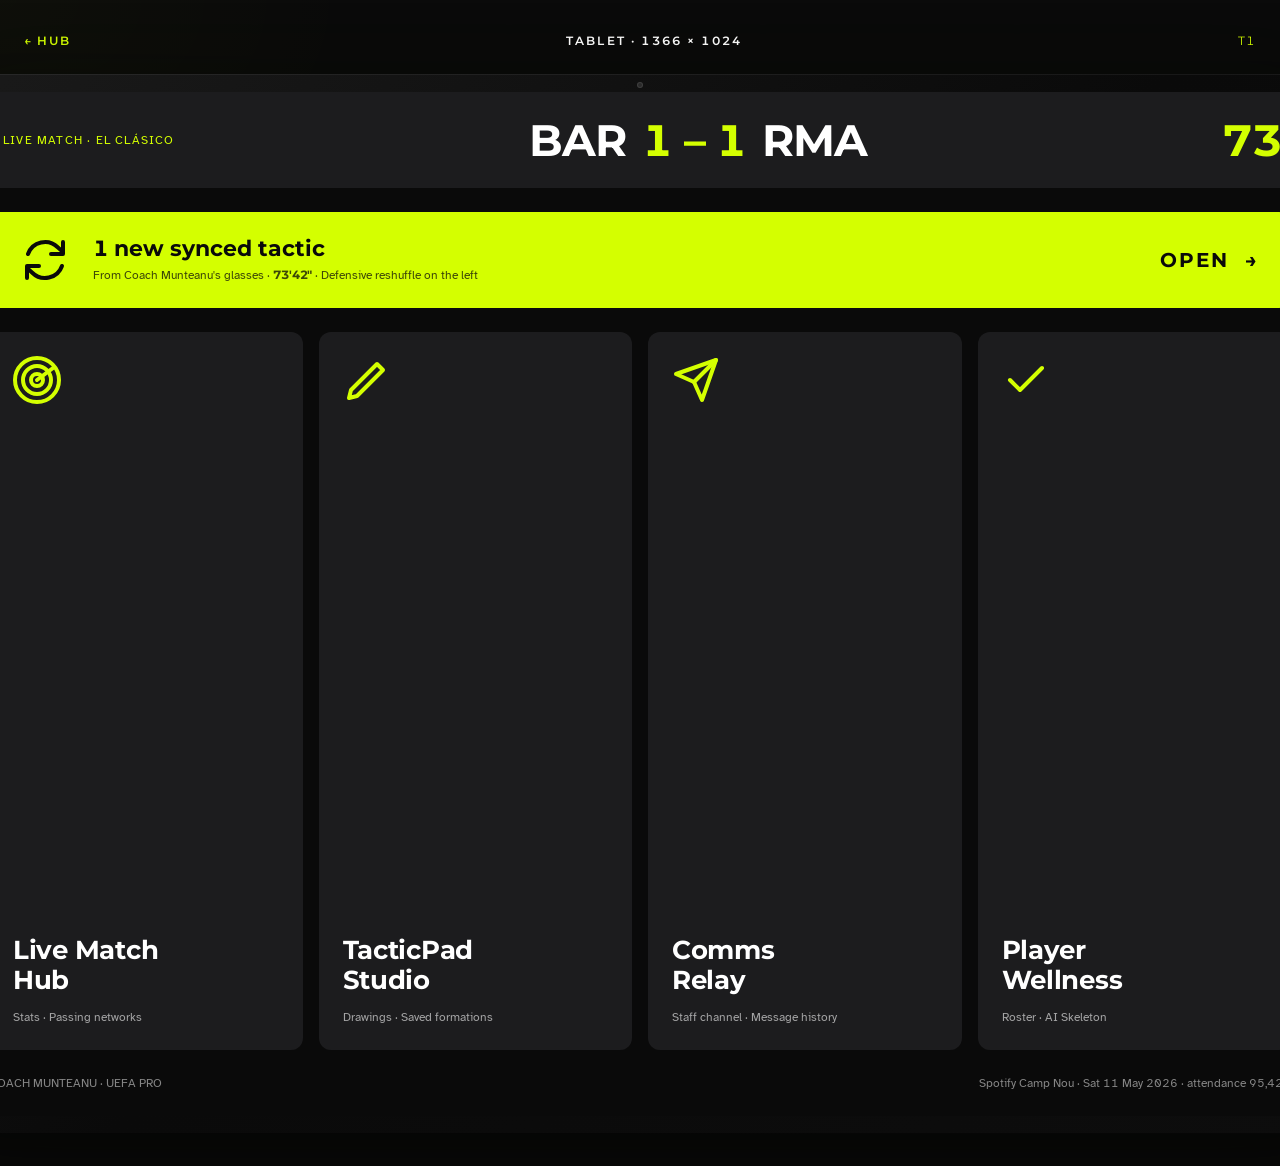
<file: prototypes/tablet/index.html>
<!DOCTYPE html>
<html lang="en">
<head>
  <meta charset="UTF-8">
  <meta name="viewport" content="width=device-width, initial-scale=1.0">
  <title>COACHR — Tablet Prototype</title>
  <link rel="stylesheet" href="../styles/tokens.css">
  <link rel="stylesheet" href="../styles/base.css">
  <link rel="stylesheet" href="../styles/components.css">
  <link rel="stylesheet" href="tablet.css">
</head>
<body class="device-page">

<!-- ============================================================
     SVG SPRITE — inlined for file:// compatibility
     ============================================================ -->
<svg style="position:absolute;width:0;height:0;overflow:hidden" aria-hidden="true">
  <symbol id="icon-home" viewBox="0 0 24 24"><path d="M3 11L12 4L21 11V21H3V11Z"/><path d="M10 21V14H14V21"/></symbol>
  <symbol id="icon-send" viewBox="0 0 24 24"><polygon points="22 2 2 9 11 13 15 22 22 2"/><line x1="22" y1="2" x2="11" y2="13"/></symbol>
  <symbol id="icon-pen" viewBox="0 0 24 24"><path d="M3 21L4 17L17 4L20 7L7 20L3 21Z"/></symbol>
  <symbol id="icon-bolt" viewBox="0 0 24 24"><polygon points="13 2 4 14 11 14 10 22 20 10 13 10 13 2"/></symbol>
  <symbol id="icon-check" viewBox="0 0 24 24"><polyline points="4 12 9 17 20 6"/></symbol>
  <symbol id="icon-close" viewBox="0 0 24 24"><line x1="6" y1="6" x2="18" y2="18"/><line x1="18" y1="6" x2="6" y2="18"/></symbol>
  <symbol id="icon-alert" viewBox="0 0 24 24"><polygon points="12 3 22 20 2 20"/><line x1="12" y1="9" x2="12" y2="14"/><line x1="12" y1="17" x2="12" y2="17.5"/></symbol>
  <symbol id="icon-sync" viewBox="0 0 24 24"><polyline points="21 3 21 9 15 9"/><polyline points="3 21 3 15 9 15"/><path d="M3.5 9a9 9 0 0 1 14.85-3.36L21 8"/><path d="M20.5 15a9 9 0 0 1-14.85 3.36L3 16"/></symbol>
  <symbol id="icon-radar" viewBox="0 0 24 24"><circle cx="12" cy="12" r="3"/><circle cx="12" cy="12" r="7"/><circle cx="12" cy="12" r="11"/><line x1="12" y1="12" x2="20" y2="6"/></symbol>
  <symbol id="icon-settings" viewBox="0 0 24 24"><circle cx="12" cy="12" r="3"/><circle cx="12" cy="12" r="8"/><line x1="12" y1="2" x2="12" y2="4"/><line x1="12" y1="20" x2="12" y2="22"/><line x1="2" y1="12" x2="4" y2="12"/><line x1="20" y1="12" x2="22" y2="12"/><line x1="5" y1="5" x2="7" y2="7"/><line x1="17" y1="17" x2="19" y2="19"/><line x1="5" y1="19" x2="7" y2="17"/><line x1="17" y1="7" x2="19" y2="5"/></symbol>
  <symbol id="icon-signal" viewBox="0 0 24 24"><rect x="3" y="18" width="3" height="3"/><rect x="8" y="14" width="3" height="7"/><rect x="13" y="10" width="3" height="11"/><rect x="18" y="6" width="3" height="15"/></symbol>
  <symbol id="icon-heat-map" viewBox="0 0 24 24"><rect x="0" y="0" width="6" height="6" fill="none" stroke="currentColor" stroke-width="2"/><rect x="9" y="0" width="6" height="6"/><rect x="18" y="0" width="6" height="6" fill="none" stroke="currentColor" stroke-width="2"/><rect x="0" y="9" width="6" height="6"/><rect x="9" y="9" width="6" height="6" fill="none" stroke="currentColor" stroke-width="2"/><rect x="18" y="9" width="6" height="6"/><rect x="0" y="18" width="6" height="6" fill="none" stroke="currentColor" stroke-width="2"/><rect x="9" y="18" width="6" height="6" fill="none" stroke="currentColor" stroke-width="2"/><rect x="18" y="18" width="6" height="6" fill="none" stroke="currentColor" stroke-width="2"/></symbol>
</svg>

<!-- ============================================================
     CHROME (prototype navigation only, not part of the design)
     ============================================================ -->
<header class="device-chrome">
  <a href="../index.html">← Hub</a>
  <span class="device-chrome__label">Tablet · 1366 × 1024</span>
  <span class="device-chrome__current">T1</span>
</header>

<div class="device-body">
  <span class="device-body__indicator" aria-hidden="true"></span>
<div class="viewport">

  <!-- ============================================================
       T1 — Coach Home Dashboard
       ============================================================ -->
  <section class="screen is-active" id="t1">
    <header class="score-banner">
      <span class="score-banner__league"><span class="banner-pulse"></span>LIVE MATCH · EL CLÁSICO</span>
      <span class="score-banner__teams">BAR <span class="vs">1 – 1</span> RMA</span>
      <span class="score-banner__minute">73'</span>
    </header>
    <main class="t-screen-body">

      <button type="button" class="t1-synced" data-go="t3" aria-label="Open 1 new synced tactic from Coach Munteanu's glasses, captured at 73 minutes 42 seconds">
        <svg class="icon icon-xl" aria-hidden="true"><use href="#icon-sync"/></svg>
        <div class="t1-synced__copy">
          <h3>1 new synced tactic</h3>
          <p>From Coach Munteanu's glasses · <span class="ts">73'42″</span> · Defensive reshuffle on the left</p>
        </div>
        <div class="t1-synced__cta" aria-hidden="true">OPEN&nbsp; →</div>
      </button>

      <div class="t1-tiles">
        <button class="t1-tile" data-go="t2">
          <svg class="icon icon-xl"><use href="#icon-radar"/></svg>
          <div class="t1-tile__title">Live Match<br>Hub</div>
          <div class="t1-tile__caption">Stats · Passing networks</div>
        </button>
        <button class="t1-tile" data-go="t4">
          <svg class="icon icon-xl"><use href="#icon-pen"/></svg>
          <div class="t1-tile__title">TacticPad<br>Studio</div>
          <div class="t1-tile__caption">Drawings · Saved formations</div>
        </button>
        <button class="t1-tile" data-go="t8">
          <svg class="icon icon-xl"><use href="#icon-send"/></svg>
          <div class="t1-tile__title">Comms<br>Relay</div>
          <div class="t1-tile__caption">Staff channel · Message history</div>
        </button>
        <button class="t1-tile" data-go="t7">
          <svg class="icon icon-xl"><use href="#icon-check"/></svg>
          <div class="t1-tile__title">Player<br>Wellness</div>
          <div class="t1-tile__caption">Roster · AI Skeleton</div>
        </button>
      </div>

      <div class="t1-footer">
        <span>COACH MUNTEANU · UEFA PRO</span>
        <span>Spotify Camp Nou · Sat 11 May 2026 · attendance 95,422</span>
      </div>

    </main>
  </section>

  <!-- ============================================================
       T2 — Live Match Hub Statistics
       ============================================================ -->
  <section class="screen" id="t2">
    <header class="score-banner">
      <a class="score-banner__back" data-go="t1">← Dashboard</a>
      <span class="score-banner__teams">BAR <span class="vs">1 – 1</span> RMA</span>
      <span class="score-banner__minute">73'</span>
    </header>
    <main class="t-screen-body">

      <div class="t-section-strip">
        <h2>Real-Time Statistics · Live Match Hub</h2>
        <span class="t-section-strip__meta">Last update · 1.2s ago</span>
      </div>

      <div class="t2-grid">
        <div class="t2-card">
          <div class="t2-card__label">Possession</div>
          <div class="t2-card__value">64%</div>
          <div class="t2-card__delta">RMA  36%</div>
        </div>
        <div class="t2-card">
          <div class="t2-card__label">Shots (on target)</div>
          <div class="t2-card__value">12<span style="color:var(--accent-primary)"> · 5</span></div>
          <div class="t2-card__delta">RMA  6 · 3</div>
        </div>
        <div class="t2-card">
          <div class="t2-card__label">Passes (accuracy)</div>
          <div class="t2-card__value">487<span style="color:var(--accent-primary);font-size:0.5em"> 91%</span></div>
          <div class="t2-card__delta">RMA  248 · 84%</div>
        </div>
        <div class="t2-card">
          <div class="t2-card__label">Distance covered</div>
          <div class="t2-card__value">78.4<span style="color:var(--accent-primary);font-size:0.5em"> km</span></div>
          <div class="t2-card__delta">RMA  76.1 km</div>
        </div>
        <div class="t2-card">
          <div class="t2-card__label">xG</div>
          <div class="t2-card__value">1.8</div>
          <div class="t2-card__delta">RMA  0.9</div>
        </div>
      </div>

      <div style="flex:1"></div>

      <div class="t-section-strip">
        <span class="t-section-strip__meta">Stats refresh every 1s · feed from Metrica Sports</span>
        <button class="btn btn-primary" data-go="t3">
          <span>Open Passing Networks</span>
          <svg class="icon"><use href="#icon-send"/></svg>
        </button>
      </div>

    </main>
  </section>

  <!-- ============================================================
       T3 — Interactive Passing Networks
       ============================================================ -->
  <section class="screen" id="t3">
    <header class="score-banner">
      <a class="score-banner__back" data-go="t1">← Dashboard</a>
      <span class="score-banner__teams">BAR <span class="vs">1 – 1</span> RMA</span>
      <span class="score-banner__minute">73'</span>
    </header>
    <main class="t-screen-body">

      <div class="t3-split">

        <div>
          <div class="t3-pane__header">
            <div class="t3-pane__title">Passing Network · BAR</div>
            <div class="t3-pane__meta">LAST 15 MIN · 64% POSSESSION</div>
          </div>
          <div class="t3-network">
            <svg viewBox="0 0 600 700" xmlns="http://www.w3.org/2000/svg">
              <defs>
                <pattern id="grid-net" width="40" height="40" patternUnits="userSpaceOnUse">
                  <path d="M 40 0 L 0 0 0 40" fill="none" stroke="rgba(255,255,255,0.04)" stroke-width="1"/>
                </pattern>
              </defs>
              <rect width="600" height="700" fill="url(#grid-net)"/>

              <!-- Pitch outline backdrop — very subtle, grounds the network as a tactical view -->
              <g stroke="rgba(255,255,255,0.09)" stroke-width="2" fill="none">
                <rect x="40" y="30" width="520" height="640" rx="2"/>
                <line x1="40" y1="350" x2="560" y2="350"/>
                <circle cx="300" cy="350" r="64"/>
                <circle cx="300" cy="350" r="3" fill="rgba(255,255,255,0.12)" stroke="none"/>
                <rect x="180" y="30" width="240" height="110"/>
                <rect x="180" y="560" width="240" height="110"/>
                <rect x="240" y="30" width="120" height="50"/>
                <rect x="240" y="620" width="120" height="50"/>
              </g>

              <!-- Attacking direction indicator -->
              <g>
                <text x="300" y="22" text-anchor="middle" fill="rgba(212,255,0,0.7)" font-family="Montserrat" font-weight="700" font-size="11" letter-spacing="3">↑ ATTACKING</text>
              </g>

              <!-- Connections (lines between player nodes) -->
              <!-- Backline -->
              <line x1="120" y1="380" x2="300" y2="500" stroke="white" stroke-width="3" opacity="0.65"/>
              <line x1="480" y1="380" x2="300" y2="500" stroke="white" stroke-width="3" opacity="0.65"/>
              <!-- Pivot (strongest connection: Araújo↔De Jong = the build-up axis) -->
              <line x1="300" y1="500" x2="300" y2="380" stroke="#D4FF00" stroke-width="4" opacity="0.95"/>
              <line x1="300" y1="380" x2="200" y2="280" stroke="white" stroke-width="3" opacity="0.85"/>
              <line x1="300" y1="380" x2="400" y2="280" stroke="white" stroke-width="3" opacity="0.85"/>
              <!-- CMs to wingers -->
              <line x1="200" y1="280" x2="140" y2="180" stroke="white" stroke-width="2" opacity="0.6"/>
              <line x1="400" y1="280" x2="460" y2="180" stroke="white" stroke-width="2" opacity="0.6"/>
              <!-- CM to ST -->
              <line x1="200" y1="280" x2="300" y2="100" stroke="white" stroke-width="2" opacity="0.45"/>
              <line x1="400" y1="280" x2="300" y2="100" stroke="white" stroke-width="2" opacity="0.45"/>
              <!-- CM lateral -->
              <line x1="200" y1="280" x2="400" y2="280" stroke="white" stroke-width="2" opacity="0.7"/>
              <!-- LB and FB up -->
              <line x1="120" y1="380" x2="200" y2="280" stroke="white" stroke-width="2" opacity="0.55"/>
              <line x1="480" y1="380" x2="400" y2="280" stroke="white" stroke-width="2" opacity="0.55"/>

              <!-- Player nodes -->
              <g font-family="Montserrat" font-weight="700" font-size="18" fill="white">

                <!-- LB #3 Balde — position-error indicator -->
                <g transform="translate(120,380)">
                  <circle r="26" fill="#0A0A0A" stroke="#FF4500" stroke-width="2.5"/>
                  <text text-anchor="middle" dominant-baseline="central" fill="#FF4500">3</text>
                </g>
                <text x="120" y="427" text-anchor="middle" font-size="12" fill="#FF4500" font-family="Atkinson Hyperlegible" font-weight="700" letter-spacing="0.5">BALDE  ⚠</text>

                <!-- CB #4 Araújo (captain, highlighted hub) -->
                <g transform="translate(300,500)">
                  <circle r="30" fill="#D4FF00" stroke="#D4FF00" stroke-width="2"/>
                  <text text-anchor="middle" dominant-baseline="central" fill="#0A0A0A">4</text>
                </g>
                <text x="300" y="551" text-anchor="middle" font-size="12" fill="rgba(255,255,255,0.95)" font-family="Atkinson Hyperlegible" font-weight="700" letter-spacing="0.5">ARAÚJO</text>
                <g transform="translate(348,547)">
                  <circle r="10" fill="#D4FF00"/>
                  <text text-anchor="middle" dominant-baseline="central" font-family="Montserrat" font-weight="700" font-size="11" fill="#0A0A0A">C</text>
                </g>

                <!-- RB #20 Sergi Roberto -->
                <g transform="translate(480,380)">
                  <circle r="24" fill="#0A0A0A" stroke="white" stroke-width="2"/>
                  <text text-anchor="middle" dominant-baseline="central">20</text>
                </g>
                <text x="480" y="424" text-anchor="middle" font-size="12" fill="rgba(255,255,255,0.85)" font-family="Atkinson Hyperlegible" font-weight="700" letter-spacing="0.5">S. ROBERTO</text>

                <!-- CDM #21 De Jong -->
                <g transform="translate(300,380)">
                  <circle r="26" fill="#0A0A0A" stroke="white" stroke-width="2"/>
                  <text text-anchor="middle" dominant-baseline="central">21</text>
                </g>
                <text x="300" y="427" text-anchor="middle" font-size="12" fill="rgba(255,255,255,0.85)" font-family="Atkinson Hyperlegible" font-weight="700" letter-spacing="0.5">DE JONG</text>

                <!-- LCM #8 Pedri -->
                <g transform="translate(200,280)">
                  <circle r="24" fill="#0A0A0A" stroke="white" stroke-width="2"/>
                  <text text-anchor="middle" dominant-baseline="central">8</text>
                </g>
                <text x="200" y="323" text-anchor="middle" font-size="12" fill="rgba(255,255,255,0.85)" font-family="Atkinson Hyperlegible" font-weight="700" letter-spacing="0.5">PEDRI</text>

                <!-- RCM #6 Gavi (fatigue) -->
                <g transform="translate(400,280)">
                  <circle r="24" fill="#0A0A0A" stroke="#FF4500" stroke-width="2.5"/>
                  <text text-anchor="middle" dominant-baseline="central" fill="#FF4500">6</text>
                </g>
                <text x="400" y="323" text-anchor="middle" font-size="12" fill="#FF4500" font-family="Atkinson Hyperlegible" font-weight="700" letter-spacing="0.5">GAVI  ⚠</text>

                <!-- LW #10 Ansu Fati -->
                <g transform="translate(140,180)">
                  <circle r="24" fill="#0A0A0A" stroke="white" stroke-width="2"/>
                  <text text-anchor="middle" dominant-baseline="central">10</text>
                </g>
                <text x="140" y="223" text-anchor="middle" font-size="12" fill="rgba(255,255,255,0.85)" font-family="Atkinson Hyperlegible" font-weight="700" letter-spacing="0.5">A. FATI</text>

                <!-- RW #11 Raphinha -->
                <g transform="translate(460,180)">
                  <circle r="24" fill="#0A0A0A" stroke="white" stroke-width="2"/>
                  <text text-anchor="middle" dominant-baseline="central">11</text>
                </g>
                <text x="460" y="223" text-anchor="middle" font-size="12" fill="rgba(255,255,255,0.85)" font-family="Atkinson Hyperlegible" font-weight="700" letter-spacing="0.5">RAPHINHA</text>

                <!-- ST #19 Yamal -->
                <g transform="translate(300,100)">
                  <circle r="24" fill="#0A0A0A" stroke="white" stroke-width="2"/>
                  <text text-anchor="middle" dominant-baseline="central">19</text>
                </g>
                <text x="300" y="58" text-anchor="middle" font-size="12" fill="rgba(255,255,255,0.85)" font-family="Atkinson Hyperlegible" font-weight="700" letter-spacing="0.5">YAMAL</text>
              </g>
            </svg>

            <!-- Legend explaining the line-weight encoding -->
            <div class="t3-network__legend">
              <div class="t3-legend-item"><span class="t3-legend-line t3-legend-line--strong"></span><span>8+ passes</span></div>
              <div class="t3-legend-item"><span class="t3-legend-line t3-legend-line--mid"></span><span>5–7</span></div>
              <div class="t3-legend-item"><span class="t3-legend-line t3-legend-line--weak"></span><span>1–4</span></div>
            </div>

            <!-- Network insight summary -->
            <div class="t3-network__insight">
              <span>Network hub ·</span>
              <strong>#4 Araújo</strong>
              <span>· 47 passes · 91% complete</span>
            </div>
          </div>
        </div>

        <div class="t3-right">
          <div class="t3-pane__header">
            <div class="t3-pane__title">TacticPad · Synced Capture</div>
            <div class="t3-pane__meta">FROM AR · <span class="ts">73'42″</span></div>
          </div>

          <div class="t3-pitch-wrap">
            <!-- Captured tactical moment — defensive line shown with Balde out of position -->
            <svg viewBox="0 0 800 500" xmlns="http://www.w3.org/2000/svg">
              <defs>
                <marker id="arrow-recommend" viewBox="0 0 10 10" refX="8" refY="5" markerWidth="5" markerHeight="5" orient="auto">
                  <path d="M 0 0 L 10 5 L 0 10 z" fill="#D4FF00"/>
                </marker>
              </defs>

              <!-- Pitch background -->
              <rect width="800" height="500" fill="#1C1C1E"/>

              <!-- Markings -->
              <g stroke="white" stroke-width="2" fill="none">
                <rect x="20" y="20" width="760" height="460"/>
                <line x1="400" y1="20" x2="400" y2="480"/>
                <circle cx="400" cy="250" r="60"/>
                <rect x="20" y="125" width="120" height="250"/>
                <rect x="660" y="125" width="120" height="250"/>
                <rect x="20" y="190" width="50" height="120"/>
                <rect x="730" y="190" width="50" height="120"/>
              </g>

              <!-- Exposed corridor (gap Balde left) -->
              <rect x="180" y="60" width="200" height="120" fill="#FF4500" fill-opacity="0.10" stroke="#FF4500" stroke-width="2" stroke-dasharray="4,4"/>
              <text x="280" y="105" text-anchor="middle" fill="rgba(255,69,0,0.9)" font-family="Atkinson Hyperlegible" font-size="11" letter-spacing="1.5" font-weight="700">EXPOSED · 14.2 m</text>

              <!-- Where the defensive line SHOULD be -->
              <line x1="200" y1="120" x2="200" y2="380" stroke="rgba(212,255,0,0.35)" stroke-width="2" stroke-dasharray="6,4"/>
              <text x="205" y="115" fill="rgba(212,255,0,0.6)" font-family="Atkinson Hyperlegible" font-size="10" letter-spacing="1.5">DEFENSIVE LINE</text>

              <!-- GK #1 Ter Stegen -->
              <g transform="translate(60,250)">
                <circle r="14" fill="#0A0A0A" stroke="rgba(255,255,255,0.5)" stroke-width="2"/>
                <text text-anchor="middle" dominant-baseline="central" font-family="Montserrat" font-weight="700" font-size="11" fill="rgba(255,255,255,0.65)">1</text>
              </g>

              <!-- #15 Christensen (CB) -->
              <g transform="translate(200,200)">
                <circle r="18" fill="#0A0A0A" stroke="white" stroke-width="2"/>
                <text text-anchor="middle" dominant-baseline="central" font-family="Montserrat" font-weight="700" font-size="13" fill="white">15</text>
              </g>

              <!-- #4 Araújo (C) -->
              <g transform="translate(200,300)">
                <circle r="20" fill="#0A0A0A" stroke="white" stroke-width="2"/>
                <text text-anchor="middle" dominant-baseline="central" font-family="Montserrat" font-weight="700" font-size="14" fill="white">4</text>
              </g>

              <!-- #20 Sergi Roberto (RB) -->
              <g transform="translate(200,380)">
                <circle r="18" fill="#0A0A0A" stroke="white" stroke-width="2"/>
                <text text-anchor="middle" dominant-baseline="central" font-family="Montserrat" font-weight="700" font-size="13" fill="white">20</text>
              </g>

              <!-- #3 Balde — ghost target position (where he SHOULD be) -->
              <g transform="translate(200,130)">
                <circle r="18" fill="none" stroke="rgba(212,255,0,0.7)" stroke-width="2" stroke-dasharray="3,3"/>
                <text text-anchor="middle" dominant-baseline="central" font-family="Montserrat" font-weight="700" font-size="13" fill="rgba(212,255,0,0.7)">3</text>
              </g>
              <text x="200" y="170" text-anchor="middle" fill="rgba(212,255,0,0.7)" font-family="Atkinson Hyperlegible" font-size="9" letter-spacing="1" font-weight="700">TARGET</text>

              <!-- #3 Balde — CURRENT position (overcommitted forward) -->
              <g transform="translate(360,130)">
                <circle r="20" fill="#FF4500" stroke="#FF4500" stroke-width="2.5"/>
                <text text-anchor="middle" dominant-baseline="central" font-family="Montserrat" font-weight="700" font-size="14" fill="#0A0A0A">3</text>
              </g>
              <text x="360" y="172" text-anchor="middle" fill="#FF4500" font-family="Atkinson Hyperlegible" font-size="10" letter-spacing="1" font-weight="700">BALDE · NOW</text>

              <!-- Recommendation arrow: current → target -->
              <line x1="338" y1="130" x2="226" y2="130" stroke="#D4FF00" stroke-width="3" stroke-linecap="round" marker-end="url(#arrow-recommend)"/>
            </svg>

            <!-- Insight chip mirroring the left pane's pattern -->
            <div class="t3-network__insight">
              <span>Captured ·</span>
              <strong>#3 Balde 14.2 m off line</strong>
              <span>· 18 s exposed</span>
            </div>
          </div>

          <div class="t3-cta-bar">
            <div class="t3-pane-foot">
              <svg class="icon icon-sm" style="color: var(--accent-primary)"><use href="#icon-bolt"/></svg>
              AI confidence: 94% · Left-back overcommitted forward
            </div>
            <button class="btn btn-primary" data-go="t4">
              <svg class="icon"><use href="#icon-pen"/></svg>
              <span>Open in TacticPad</span>
            </button>
          </div>
        </div>

      </div>

    </main>
  </section>

  <!-- ============================================================
       T4 — TacticPad Studio (Drawing Mode)
       ============================================================ -->
  <section class="screen" id="t4">
    <header class="score-banner">
      <a class="score-banner__back" data-go="t1">← Dashboard</a>
      <span class="score-banner__teams">BAR <span class="vs">1 – 1</span> RMA</span>
      <span class="score-banner__minute">73'</span>
    </header>
    <main class="t-screen-body">

      <div class="t-section-strip">
        <h2>TacticPad Studio · Defensive Schema</h2>
        <span class="t-section-strip__meta">Editing tactic captured at <span class="ts" style="color:var(--accent-primary)">73'42″</span></span>
      </div>

      <div class="t4-toolbar">
        <button class="t4-tool is-active">
          <svg class="icon"><use href="#icon-pen"/></svg>
          Pen
        </button>
        <button class="t4-tool">
          <span style="font-size:18px">⌒</span>
          Curve
        </button>
        <button class="t4-tool">
          <span style="font-size:18px">→</span>
          Arrow
        </button>
        <button class="t4-tool">
          <svg class="icon"><use href="#icon-close"/></svg>
          Eraser
        </button>
        <button class="t4-tool">Clear</button>
        <div class="t4-spacer"></div>
        <div style="font-family:var(--font-body);font-size:var(--size-caption);opacity:0.55;letter-spacing:0.08em">3 STROKES · 8 SECONDS ELAPSED</div>
      </div>

      <div class="t4-stage">
        <div class="t4-alert-chip" role="alert">
          <svg class="t4-alert-chip__icon" width="20" height="20" viewBox="0 0 24 24" aria-hidden="true"><use href="#icon-alert"/></svg>
          <span class="t4-alert-chip__label">Position error</span>
          <span>#3 Balde · LB out of line</span>
        </div>

        <svg viewBox="0 0 1100 540" xmlns="http://www.w3.org/2000/svg" preserveAspectRatio="xMidYMid meet">
          <!-- Pitch markings -->
          <g stroke="white" stroke-width="2" fill="none">
            <rect x="20" y="20" width="1060" height="500"/>
            <line x1="550" y1="20" x2="550" y2="520"/>
            <circle cx="550" cy="270" r="80"/>
            <rect x="20" y="130" width="180" height="280"/>
            <rect x="900" y="130" width="180" height="280"/>
            <rect x="20" y="200" width="80" height="140"/>
            <rect x="1000" y="200" width="80" height="140"/>
            <!-- Penalty spots -->
            <circle cx="140" cy="270" r="3" fill="white"/>
            <circle cx="960" cy="270" r="3" fill="white"/>
          </g>

          <!-- Existing player positions (small ghost markers) -->
          <g fill="rgba(255,255,255,0.55)" font-family="Montserrat" font-weight="700" font-size="14">
            <g transform="translate(220,400)">
              <circle r="18" fill="#0A0A0A" stroke="rgba(255,255,255,0.6)" stroke-width="2"/>
              <text text-anchor="middle" dominant-baseline="central">3</text>
            </g>
            <g transform="translate(330,310)">
              <circle r="18" fill="#0A0A0A" stroke="rgba(255,255,255,0.6)" stroke-width="2"/>
              <text text-anchor="middle" dominant-baseline="central">4</text>
            </g>
            <g transform="translate(330,210)">
              <circle r="18" fill="#0A0A0A" stroke="rgba(255,255,255,0.6)" stroke-width="2"/>
              <text text-anchor="middle" dominant-baseline="central">15</text>
            </g>
            <g transform="translate(440,310)">
              <circle r="18" fill="#0A0A0A" stroke="rgba(255,255,255,0.6)" stroke-width="2"/>
              <text text-anchor="middle" dominant-baseline="central">20</text>
            </g>
          </g>

          <!-- DRAWN TACTIC — Energy Orange curves showing the reshuffle -->
          <g stroke="#FF4500" stroke-width="4" fill="none" stroke-linecap="round" stroke-linejoin="round">
            <!-- Arrow 1: #3 Balde drops back from advanced position to defensive line -->
            <path d="M 220 400 Q 180 360 160 320" stroke-dasharray="0" />
            <polygon points="160,320 170,330 152,332" fill="#FF4500" stroke="none"/>
            <!-- Arrow 2: #15 Christensen shifts left to cover -->
            <path d="M 330 210 Q 260 240 230 290" />
            <polygon points="230,290 244,287 233,303" fill="#FF4500" stroke="none"/>
            <!-- Arrow 3: pressing trigger for #6 Gavi -->
            <path d="M 440 310 Q 500 270 560 240" />
            <polygon points="560,240 553,256 545,243" fill="#FF4500" stroke="none"/>
          </g>

          <!-- New positions (faded volt-yellow targets) -->
          <g fill="none" stroke="#D4FF00" stroke-width="2" stroke-dasharray="3,3" opacity="0.7">
            <circle cx="160" cy="320" r="18"/>
            <circle cx="230" cy="290" r="18"/>
            <circle cx="560" cy="240" r="18"/>
          </g>

        </svg>

        <div class="t4-ai-chip" role="status">
          <svg class="icon icon-sm t4-ai-chip__icon" width="16" height="16" viewBox="0 0 24 24"><use href="#icon-bolt"/></svg>
          <span><span class="t4-ai-chip__strong">AI Recommendation</span> · Defensive reshuffle · <span class="t4-ai-chip__strong">94%</span> confidence</span>
        </div>
      </div>

      <div class="t4-foot">
        <div class="t4-formations">
          <div class="t4-formation is-active">4-3-3 High Press</div>
          <div class="t4-formation">5-3-2 Low Block</div>
          <div class="t4-formation">4-4-2 Diamond</div>
          <div class="t4-formation">+ Save current</div>
        </div>
        <button class="btn btn-primary" data-go="t5">
          <svg class="icon"><use href="#icon-send"/></svg>
          <span>Send Tactic</span>
        </button>
      </div>

    </main>
  </section>

  <!-- ============================================================
       T5 — Transmitting (auto-advance to T6)
       ============================================================ -->
  <section class="screen" id="t5" data-auto="t6:1200">
    <header class="score-banner">
      <a class="score-banner__back" data-go="t1">← Dashboard</a>
      <span class="score-banner__teams">BAR <span class="vs">1 – 1</span> RMA</span>
      <span class="score-banner__minute">73'</span>
    </header>
    <main class="t-screen-body">
      <div class="t-centered">
        <div class="transmit-bars">
          <span></span><span></span><span></span><span></span><span></span>
        </div>
        <h2>Transmitting via Private LTE</h2>
        <p>→ <span class="ts" style="color:var(--accent-primary)">Andrei Popa</span> · Smartwatch · ~22 ms latency</p>
        <p style="font-size:var(--size-caption);opacity:0.5;margin-top:var(--space-32);letter-spacing:0.1em">DEDICATED CHANNEL · NO Wi-Fi DEPENDENCY · STADIUM PRIVATE NETWORK</p>
      </div>
    </main>
  </section>

  <!-- ============================================================
       T6 — Success / Delivered
       ============================================================ -->
  <section class="screen" id="t6">
    <header class="score-banner">
      <a class="score-banner__back" data-go="t1">← Dashboard</a>
      <span class="score-banner__teams">BAR <span class="vs">1 – 1</span> RMA</span>
      <span class="score-banner__minute">73'</span>
    </header>
    <main class="t-screen-body">
      <div class="t-centered">
        <svg class="icon icon-3xl" style="color:var(--accent-primary)"><use href="#icon-check"/></svg>
        <h2>Tactic delivered</h2>
        <p>Confirmed by <span class="ts" style="color:var(--accent-primary)">Andrei Popa</span> at <span class="ts" style="color:var(--accent-primary)">73'47″</span></p>
        <p style="font-size:var(--size-caption);opacity:0.5;letter-spacing:0.08em;margin-top:var(--space-16)">END-TO-END TIME · 4.8 SECONDS · INCLUDING ASSISTANT'S VISUAL CONFIRMATION</p>
        <button class="btn btn-secondary" data-go="t1" style="margin-top:var(--space-32)">
          <svg class="icon"><use href="#icon-home"/></svg>
          <span>Back to Home</span>
        </button>
      </div>
    </main>
  </section>

  <!-- ============================================================
       T7 — Player Wellness
       ============================================================ -->
  <section class="screen" id="t7">
    <header class="score-banner">
      <a class="score-banner__back" data-go="t1">← Dashboard</a>
      <span class="score-banner__teams">BAR <span class="vs">1 – 1</span> RMA</span>
      <span class="score-banner__minute">73'</span>
    </header>
    <main class="t-screen-body">

      <div class="t-section-strip">
        <h2>Player Wellness · Morning Report</h2>
        <span class="t-section-strip__meta">Sleep · Fatigue · Video · AI Skeleton Tracking</span>
      </div>

      <div class="t7-table">

        <div class="t7-row">
          <div class="player-number player-number-lg">14</div>
          <div>
            <div class="t7-row__name">Adrian Cristea</div>
            <div class="t7-row__role">Midfielder · 24</div>
          </div>
          <div>
            <div class="t7-row__metric-label">Sleep</div>
            <div class="t7-row__metric-value">7.5<span style="font-size:14px;opacity:0.55;">h</span></div>
          </div>
          <div>
            <div class="t7-row__metric-label">Fatigue</div>
            <div class="t7-row__metric-value" style="color:var(--accent-primary)">32%</div>
          </div>
          <div>
            <div class="t7-row__metric-label">Video clips</div>
            <div class="t7-row__metric-value">0 <span style="font-size:11px;opacity:0.55;">unwatched</span></div>
          </div>
          <div>
            <div class="t7-row__metric-label">AI Skeleton</div>
            <div class="t7-row__metric-value">88<span style="font-size:14px;opacity:0.5;">/100</span></div>
          </div>
          <button class="btn-ghost">View scan →</button>
        </div>

        <div class="t7-row t7-row--alert">
          <div class="player-number player-number-lg player-number-alert">6</div>
          <div>
            <div class="t7-row__name">Gavi</div>
            <div class="t7-row__role">Centre midfielder · 20</div>
          </div>
          <div>
            <div class="t7-row__metric-label">Sleep</div>
            <div class="t7-row__metric-value">5.8<span style="font-size:14px;opacity:0.55">h</span></div>
          </div>
          <div>
            <div class="t7-row__metric-label">Fatigue</div>
            <div class="t7-row__metric-value">
              <span class="chip chip-alert" style="font-size:11px">⚠ 71%</span>
            </div>
          </div>
          <div>
            <div class="t7-row__metric-label">Video clips</div>
            <div class="t7-row__metric-value">2 <span style="font-size:11px;opacity:0.55">unwatched</span></div>
          </div>
          <div>
            <div class="t7-row__metric-label">AI Skeleton</div>
            <div class="t7-row__metric-value" style="color:var(--accent-alert)">64<span style="font-size:14px;opacity:0.5;">/100</span></div>
          </div>
          <button class="btn-ghost">View scan →</button>
        </div>

        <div class="t7-row">
          <div class="player-number player-number-lg">8</div>
          <div>
            <div class="t7-row__name">Pedri</div>
            <div class="t7-row__role">Centre midfielder · 23</div>
          </div>
          <div>
            <div class="t7-row__metric-label">Sleep</div>
            <div class="t7-row__metric-value">6.2<span style="font-size:14px;opacity:0.55">h</span></div>
          </div>
          <div>
            <div class="t7-row__metric-label">Fatigue</div>
            <div class="t7-row__metric-value" style="color:var(--accent-primary)">48%</div>
          </div>
          <div>
            <div class="t7-row__metric-label">Video clips</div>
            <div class="t7-row__metric-value">1 <span style="font-size:11px;opacity:0.55;">unwatched</span></div>
          </div>
          <div>
            <div class="t7-row__metric-label">AI Skeleton</div>
            <div class="t7-row__metric-value">79<span style="font-size:14px;opacity:0.5;">/100</span></div>
          </div>
          <button class="btn-ghost">View scan →</button>
        </div>

      </div>

      <div style="flex:1"></div>

      <div class="t-section-strip">
        <span class="t-section-strip__meta">Adrian Cristea — self-reported from his mobile · 06:42 AM</span>
        <button class="btn btn-secondary" data-go="t1">
          <svg class="icon"><use href="#icon-home"/></svg>
          <span>Back to Dashboard</span>
        </button>
      </div>

    </main>
  </section>

  <!-- ============================================================
       T8 — Communication / Staff Relay (Private LTE)
       ============================================================ -->
  <section class="screen" id="t8">
    <header class="score-banner">
      <a class="score-banner__back" data-go="t1">← Dashboard</a>
      <span class="score-banner__teams">BAR <span class="vs">1 – 1</span> RMA</span>
      <span class="score-banner__minute">73'</span>
    </header>
    <main class="t-screen-body">

      <div class="t-section-strip">
        <h2>Communication · Staff Relay</h2>
        <span class="t-section-strip__meta">Private 5G · Stadium network · 22 ms median latency · no Wi-Fi dependency</span>
      </div>

      <div class="t8-top">

        <div class="t8-card">
          <div>
            <div class="t8-card__label">Active channel</div>
            <div class="t8-card__title">COACHR · LIVE MATCH</div>
          </div>
          <div class="t8-channel-details">
            <div class="t8-channel-details__row">
              <span class="t8-channel-dot"></span>
              <span>Connected · 4 / 5 bars · end-to-end encrypted</span>
            </div>
            <div class="t8-channel-details__row">
              <svg class="icon icon-sm" style="color:var(--accent-primary);opacity:1"><use href="#icon-signal"/></svg>
              <span>22 ms median · 38 ms p95 · dedicated stadium uplink</span>
            </div>
            <div class="t8-channel-details__row">
              <svg class="icon icon-sm"><use href="#icon-bolt"/></svg>
              <span>Auto-routing: AI alerts forward to relevant staff</span>
            </div>
          </div>
        </div>

        <div class="t8-card">
          <div>
            <div class="t8-card__label">Connected staff · 3 online</div>
            <div class="t8-card__title">Touchline channel</div>
          </div>
          <div class="t8-staff-list">
            <div class="t8-staff-row">
              <div class="t8-avatar">AP</div>
              <div>
                <div class="t8-staff-row__name">Andrei Popa</div>
                <div class="t8-staff-row__role">Assistant Coach · Smartwatch · 22 ms</div>
              </div>
              <span class="t8-status-dot t8-status-dot--online">Online</span>
            </div>
            <div class="t8-staff-row">
              <div class="t8-avatar">DC</div>
              <div>
                <div class="t8-staff-row__name">Dr. Carmen Diaz</div>
                <div class="t8-staff-row__role">Team Doctor · Tablet · 28 ms</div>
              </div>
              <span class="t8-status-dot t8-status-dot--online">Online</span>
            </div>
            <div class="t8-staff-row">
              <div class="t8-avatar">FT</div>
              <div>
                <div class="t8-staff-row__name">Florin Tudor</div>
                <div class="t8-staff-row__role">Fitness Coach · Phone · 41 ms</div>
              </div>
              <span class="t8-status-dot t8-status-dot--online">Online</span>
            </div>
            <div class="t8-staff-row">
              <div class="t8-avatar" style="background:rgba(255,255,255,0.04);border-color:rgba(255,255,255,0.18);color:rgba(255,255,255,0.55)">XV</div>
              <div>
                <div class="t8-staff-row__name" style="opacity:0.6">Xavi Veciana</div>
                <div class="t8-staff-row__role">Set-piece Coach · Tablet · idle</div>
              </div>
              <span class="t8-status-dot t8-status-dot--away">Away</span>
            </div>
          </div>
        </div>

      </div>

      <div class="t8-log">
        <div class="t-section-strip">
          <h2 style="font-size:var(--size-caption);letter-spacing:0.16em">Recent activity · second half</h2>
          <span class="t-section-strip__meta">6 events · auto-purged at full-time</span>
        </div>
        <div class="t8-log__rows">

          <div class="t8-log-row t8-log-row--confirm">
            <div class="t8-log-row__pip"></div>
            <div class="t8-log-row__time"><span class="ts">73'47″</span></div>
            <div>
              <div class="t8-log-row__title">Confirmation received · Andrei Popa</div>
              <div class="t8-log-row__sub">Acknowledged defensive reshuffle · executed on pitch at 73'52″</div>
            </div>
            <span class="t8-log-row__status t8-log-row__status--confirmed">Confirmed</span>
          </div>

          <div class="t8-log-row t8-log-row--event">
            <div class="t8-log-row__pip"></div>
            <div class="t8-log-row__time"><span class="ts">73'42″</span></div>
            <div>
              <div class="t8-log-row__title">Tactic sent → Andrei Popa</div>
              <div class="t8-log-row__sub">Defensive reshuffle on the left · captured via AR glasses · 3 vectors drawn</div>
            </div>
            <span class="t8-log-row__status t8-log-row__status--delivered">Delivered</span>
          </div>

          <div class="t8-log-row t8-log-row--alert">
            <div class="t8-log-row__pip"></div>
            <div class="t8-log-row__time"><span class="ts">72'38″</span></div>
            <div>
              <div class="t8-log-row__title">Auto-routed alert → Andrei Popa, Florin Tudor</div>
              <div class="t8-log-row__sub">Fatigue spike #6 Gavi · sub recommended · 71% threshold</div>
            </div>
            <span class="t8-log-row__status t8-log-row__status--ack">Acknowledged</span>
          </div>

          <div class="t8-log-row t8-log-row--received">
            <div class="t8-log-row__pip"></div>
            <div class="t8-log-row__time"><span class="ts">71'52″</span></div>
            <div>
              <div class="t8-log-row__title">Voice note from Andrei Popa</div>
              <div class="t8-log-row__sub">"Player swap window opens in three minutes — they're tiring on the right."</div>
            </div>
            <span class="t8-log-row__status t8-log-row__status--delivered">Played</span>
          </div>

          <div class="t8-log-row t8-log-row--event">
            <div class="t8-log-row__pip"></div>
            <div class="t8-log-row__time"><span class="ts">65'14″</span></div>
            <div>
              <div class="t8-log-row__title">Tactic sent → Andrei Popa</div>
              <div class="t8-log-row__sub">High-press trigger reset · timed to opposition goal kick</div>
            </div>
            <span class="t8-log-row__status t8-log-row__status--confirmed">Confirmed</span>
          </div>

          <div class="t8-log-row t8-log-row--event">
            <div class="t8-log-row__pip"></div>
            <div class="t8-log-row__time"><span class="ts">52'08″</span></div>
            <div>
              <div class="t8-log-row__title">Tactic sent → Andrei Popa, Florin Tudor</div>
              <div class="t8-log-row__sub">Initial second-half high-press window · 6-second trigger</div>
            </div>
            <span class="t8-log-row__status t8-log-row__status--confirmed">Confirmed</span>
          </div>

        </div>
      </div>

      <div class="t-section-strip">
        <span class="t-section-strip__meta">All messages auto-archive at full-time · GDPR-compliant retention</span>
        <button class="btn btn-primary">
          <svg class="icon"><use href="#icon-send"/></svg>
          <span>Compose new alert</span>
        </button>
      </div>

    </main>
  </section>

</div>
</div>

<script src="tablet.js"></script>
</body>
</html>
</file>
<file: prototypes/styles/tokens.css>
/* COACHR — Design Tokens
 * Source of truth: docs/superpowers/specs/2026-05-13-coachr-prototypes-design.md §4
 * Style guide:     Ghid de Stil Vizual - Ecosistem Tactic Sportiv V3.md
 *
 * Carbon Black is the transparency sentinel on AR Glasses — do not substitute
 * any near-black. Volt Yellow is a spotlight, not wallpaper.
 */

:root {
  /* Raw colour tokens */
  --color-carbon-black:  #0A0A0A;
  --color-athletic-grey: #1C1C1E;
  --color-volt-yellow:   #D4FF00;
  --color-energy-orange: #FF4500;
  --color-pure-white:    #FFFFFF;

  /* Semantic colour roles */
  --bg-primary:     var(--color-carbon-black);
  --bg-surface:     var(--color-athletic-grey);
  --accent-primary: var(--color-volt-yellow);
  --accent-alert:   var(--color-energy-orange);
  --text-primary:   var(--color-pure-white);
  --text-on-accent: var(--color-carbon-black);

  /* Spacing — 4px base scale (per CoachNow reference in lit review) */
  --space-4:  4px;
  --space-8:  8px;
  --space-12: 12px;
  --space-16: 16px;
  --space-24: 24px;
  --space-32: 32px;
  --space-48: 48px;
  --space-64: 64px;
  --space-96: 96px;

  /* Radius */
  --radius-4:    4px;
  --radius-8:    8px;
  --radius-12:   12px;
  --radius-pill: 999px;

  /* Type families */
  --font-display: 'Montserrat', system-ui, sans-serif;
  --font-body:    'Atkinson Hyperlegible', system-ui, sans-serif;

  /* Type scale — sizes from spec §4.4, with one display-xl extension for hero numerals */
  --size-display-xl: 120px;
  --size-display:    56px;
  --size-title:      32px;
  --size-heading:    20px;
  --size-body:       16px;
  --size-caption:    12px;

  --lh-display-xl: 1;
  --lh-display:    1.14;
  --lh-title:      1.25;
  --lh-heading:    1.4;
  --lh-body:       1.5;
  --lh-caption:    1.33;

  /* Strokes & touch */
  --stroke:    2px;
  --touch-min: 48px;

  /* Motion — fast, matches style-guide "flat UI for fast visual processing" */
  --t-fast:  150ms;
  --t-base:  200ms;
  --t-slow:  300ms;
  --easing:  cubic-bezier(0.4, 0, 0.2, 1);
}
</file>
<file: prototypes/styles/base.css>
/* COACHR — Base styles: resets, fonts, typography utilities */

@import url('https://fonts.googleapis.com/css2?family=Montserrat:wght@600;700&family=Atkinson+Hyperlegible:wght@400;700&display=swap');

*, *::before, *::after {
  box-sizing: border-box;
  margin: 0;
  padding: 0;
}

html, body {
  background: var(--bg-primary);
  color: var(--text-primary);
  font-family: var(--font-body);
  font-size: var(--size-body);
  line-height: var(--lh-body);
  font-variant-numeric: tabular-nums;
  -webkit-font-smoothing: antialiased;
  text-rendering: optimizeLegibility;
}

a { color: inherit; text-decoration: none; }

img, svg { display: block; max-width: 100%; }

button {
  font: inherit;
  border: 0;
  padding: 0;
  background: transparent;
  cursor: pointer;
  color: inherit;
  text-align: inherit;
}

ul, ol { list-style: none; }

/* --- Typography utility classes --- */

.t-display-xl {
  font-family: var(--font-display);
  font-weight: 700;
  font-size: var(--size-display-xl);
  line-height: var(--lh-display-xl);
  letter-spacing: -0.03em;
  font-variant-numeric: tabular-nums;
}

.t-display {
  font-family: var(--font-display);
  font-weight: 700;
  font-size: var(--size-display);
  line-height: var(--lh-display);
  letter-spacing: -0.02em;
  font-variant-numeric: tabular-nums;
}

.t-title {
  font-family: var(--font-display);
  font-weight: 700;
  font-size: var(--size-title);
  line-height: var(--lh-title);
  letter-spacing: -0.01em;
  font-variant-numeric: tabular-nums;
}

.t-heading {
  font-family: var(--font-display);
  font-weight: 600;
  font-size: var(--size-heading);
  line-height: var(--lh-heading);
  font-variant-numeric: tabular-nums;
}

.t-body {
  font-family: var(--font-body);
  font-weight: 400;
  font-size: var(--size-body);
  line-height: var(--lh-body);
}

.t-caption {
  font-family: var(--font-body);
  font-weight: 400;
  font-size: var(--size-caption);
  line-height: var(--lh-caption);
}

.t-uppercase {
  text-transform: uppercase;
  letter-spacing: 0.08em;
}

.t-accent { color: var(--accent-primary); }
.t-alert  { color: var(--accent-alert); }
.t-dim    { opacity: 0.65; }

/* Timestamp — one canonical typographic treatment everywhere a fixture time appears */
.ts {
  font-family: var(--font-display);
  font-weight: 700;
  font-variant-numeric: tabular-nums;
  letter-spacing: -0.01em;
}

/* Section header pattern: UPPERCASE · WITH · DOT · DOT · SEPARATORS */
.section-header {
  font-family: var(--font-display);
  font-weight: 600;
  font-size: var(--size-heading);
  text-transform: uppercase;
  letter-spacing: 0.12em;
}

/* --- Icon utility — uses external SVG sprite via <use> --- */
.icon {
  width: 24px;
  height: 24px;
  flex-shrink: 0;
  fill: none;
  stroke: currentColor;
  stroke-width: var(--stroke);
  stroke-linecap: round;
  stroke-linejoin: round;
}

.icon-signal,
.icon-heat-map {
  /* These two icons use fill semantics, override stroke utility */
  fill: currentColor;
  stroke: none;
}

.icon-sm  { width: 16px; height: 16px; }
.icon-lg  { width: 32px; height: 32px; }
.icon-xl  { width: 48px; height: 48px; }
.icon-xxl { width: 64px; height: 64px; }
.icon-3xl { width: 96px; height: 96px; }

/* Visually hidden — for prototype-only navigation hints */
.visually-hidden {
  position: absolute;
  width: 1px; height: 1px;
  padding: 0; margin: -1px;
  overflow: hidden;
  clip: rect(0, 0, 0, 0);
  white-space: nowrap;
  border: 0;
}

/* --- Focus-visible: keyboard navigation must be visible without polluting mouse use --- */
*:focus { outline: none; }
*:focus-visible {
  outline: 3px solid var(--accent-primary);
  outline-offset: 3px;
  border-radius: 2px;
}
/* Pill-shaped controls get a rounder focus ring */
.btn:focus-visible,
.t1-synced:focus-visible,
.t1-tile:focus-visible,
.radial-item:focus-visible,
.score-banner__back:focus-visible,
.w2-pill:focus-visible,
.w3-confirm:focus-visible,
.w5-send:focus-visible,
.ar-back-chip:focus-visible,
.menu-panel__back:focus-visible,
.feed-row:focus-visible,
.gallery-card:focus-visible {
  outline-offset: 4px;
}

/* --- Reduced motion: respect users who request less animation --- */
@media (prefers-reduced-motion: reduce) {
  *,
  *::before,
  *::after {
    animation-duration: 0.01ms !important;
    animation-iteration-count: 1 !important;
    transition-duration: 0.01ms !important;
    scroll-behavior: auto !important;
  }
}

/* Screen containers must be programmatically focusable for route-change focus management */
.screen:focus { outline: none; }

/* --- Gesture hotspot: invisible click zones with hover/active affordance --- */
.gesture-hotspot {
  background: transparent;
  transition: background-color 120ms ease-out;
}
.gesture-hotspot:hover {
  background: rgba(212, 255, 0, 0.06);
}
.gesture-hotspot:active,
.gesture-hotspot.is-pressing {
  background: rgba(212, 255, 0, 0.14);
}

/* --- Auto-advance progress bar — appears on screens that transition after a delay --- */
.auto-advance-bar {
  position: absolute;
  top: 0;
  left: 0;
  height: 3px;
  width: 0;
  background: var(--accent-primary);
  z-index: 100;
  pointer-events: none;
  will-change: width;
}
.auto-advance-bar--filling {
  width: 100%;
}
@media (prefers-reduced-motion: reduce) {
  .auto-advance-bar { transition: none !important; }
}

/* --- Long-press fill — visual ring/sweep during a hold-to-trigger interaction --- */
.gesture-longpress {
  position: absolute;
  overflow: hidden;
}
.gesture-longpress .longpress-ring {
  position: absolute;
  top: 50%;
  left: 50%;
  width: 0;
  height: 0;
  border-radius: 50%;
  background: rgba(212, 255, 0, 0.18);
  transform: translate(-50%, -50%);
  pointer-events: none;
  transition: width 600ms cubic-bezier(0.4, 0, 0.2, 1),
              height 600ms cubic-bezier(0.4, 0, 0.2, 1);
}
.gesture-longpress.is-pressing .longpress-ring {
  width: 280px;
  height: 280px;
}
</file>
<file: prototypes/styles/components.css>
/* COACHR — Component patterns
 * Mirrors the Figma component library defined in spec §4.5
 */

/* ---------- BUTTONS ---------- */

.btn {
  display: inline-flex;
  align-items: center;
  justify-content: center;
  gap: var(--space-8);
  min-height: var(--touch-min);
  min-width: var(--touch-min);
  padding: var(--space-12) var(--space-24);
  border-radius: var(--radius-pill);
  font-family: var(--font-display);
  font-weight: 700;
  font-size: 14px;
  letter-spacing: 0.1em;
  text-transform: uppercase;
  transition: transform var(--t-fast) var(--easing),
              background-color var(--t-fast) var(--easing),
              color var(--t-fast) var(--easing);
  cursor: pointer;
  white-space: nowrap;
}

.btn:active { transform: scale(0.97); }

.btn-primary {
  background: var(--accent-primary);
  color: var(--text-on-accent);
}
.btn-primary:hover { background: #BEEC00; }

.btn-secondary {
  background: transparent;
  color: var(--text-primary);
  border: var(--stroke) solid var(--text-primary);
}
.btn-secondary:hover {
  background: var(--text-primary);
  color: var(--text-on-accent);
}

.btn-ghost {
  background: transparent;
  color: var(--text-primary);
  padding: var(--space-8) var(--space-12);
  text-transform: none;
  letter-spacing: 0;
  font-weight: 600;
  font-size: var(--size-heading);
}
.btn-ghost:hover { color: var(--accent-primary); }

.btn-inverse {
  background: var(--text-on-accent);
  color: var(--accent-primary);
}
.btn-inverse:hover { background: #1a1a1a; }

/* ---------- CHIPS ---------- */

.chip {
  display: inline-flex;
  align-items: center;
  gap: var(--space-8);
  padding: var(--space-8) var(--space-12);
  border-radius: var(--radius-pill);
  font-family: var(--font-body);
  font-size: var(--size-caption);
  font-weight: 400;
  line-height: 1;
  white-space: nowrap;
}

.chip-alert {
  background: var(--accent-alert);
  color: var(--text-on-accent);
}
.chip-alert .icon { color: var(--text-on-accent); }

.chip-confirm {
  background: var(--accent-primary);
  color: var(--text-on-accent);
}

.chip-frosted {
  background: rgba(10, 10, 10, 0.65);
  backdrop-filter: blur(6px);
  -webkit-backdrop-filter: blur(6px);
  border: var(--stroke) solid var(--accent-primary);
  color: var(--text-primary);
  padding: var(--space-8) var(--space-16);
  font-family: var(--font-display);
  font-weight: 600;
  font-size: var(--size-caption);
  text-transform: uppercase;
  letter-spacing: 0.1em;
}

.chip-frosted .ts { color: var(--accent-primary); }

/* Score chip variant — used across all 3 devices in the score banner */
.score-chip {
  display: inline-flex;
  align-items: baseline;
  gap: var(--space-12);
  padding: var(--space-8) var(--space-16);
  border-radius: var(--radius-pill);
  border: var(--stroke) solid var(--accent-primary);
  background: rgba(10, 10, 10, 0.7);
  font-family: var(--font-display);
  font-weight: 700;
  font-variant-numeric: tabular-nums;
  letter-spacing: 0.02em;
}

/* ---------- PLAYER NUMBER ---------- */

.player-number {
  display: inline-flex;
  align-items: center;
  justify-content: center;
  width: 48px;
  height: 48px;
  border-radius: 50%;
  background: var(--bg-primary);
  border: var(--stroke) solid var(--text-primary);
  font-family: var(--font-display);
  font-weight: 600;
  font-size: 18px;
  font-variant-numeric: tabular-nums;
  color: var(--text-primary);
  flex-shrink: 0;
}

.player-number-lg { width: 72px; height: 72px; font-size: 28px; }
.player-number-sm { width: 32px; height: 32px; font-size: 14px; }
.player-number-xs { width: 24px; height: 24px; font-size: 11px; }

/* Active variant — highlighted in network or focused on by AI overlay */
.player-number-active {
  background: var(--accent-primary);
  color: var(--text-on-accent);
  border-color: var(--accent-primary);
}

/* Alert variant — fatigue spike, position error */
.player-number-alert {
  border-color: var(--accent-alert);
  color: var(--accent-alert);
}

/* ---------- CARDS ---------- */

.card-stat {
  display: flex;
  flex-direction: column;
  gap: var(--space-8);
  padding: var(--space-16);
  background: var(--bg-surface);
  border-radius: var(--radius-12);
}

.card-stat__label {
  font-family: var(--font-body);
  font-size: var(--size-caption);
  color: var(--text-primary);
  opacity: 0.7;
  text-transform: uppercase;
  letter-spacing: 0.1em;
}

.card-stat__value {
  font-family: var(--font-display);
  font-weight: 700;
  font-size: var(--size-title);
  font-variant-numeric: tabular-nums;
  line-height: var(--lh-title);
}

.card-stat__delta {
  font-family: var(--font-body);
  font-size: var(--size-body);
  opacity: 0.6;
}

/* Surface card — generic dark surface with rounded corners */
.surface {
  background: var(--bg-surface);
  border-radius: var(--radius-12);
}

/* ---------- SCORE BANNER ---------- */

.score-banner {
  display: flex;
  align-items: center;
  justify-content: space-between;
  gap: var(--space-24);
  padding: 0 var(--space-32);
  background: var(--bg-surface);
  height: 96px;
  flex-shrink: 0;
}

.score-banner__league {
  font-family: var(--font-body);
  font-size: var(--size-caption);
  color: var(--accent-primary);
  letter-spacing: 0.1em;
}

.score-banner__teams {
  display: flex;
  align-items: baseline;
  gap: var(--space-16);
  font-family: var(--font-display);
  font-weight: 700;
  font-size: 44px;
  letter-spacing: -0.02em;
  font-variant-numeric: tabular-nums;
}

.score-banner__teams .vs {
  color: var(--accent-primary);
}

.score-banner__minute {
  font-family: var(--font-display);
  font-weight: 700;
  font-size: 44px;
  font-variant-numeric: tabular-nums;
  color: var(--accent-primary);
  letter-spacing: -0.02em;
}
</file>
<file: prototypes/ar-glasses/ar.css>
/* COACHR — AR Glasses (1920×1080 HUD) layout */

.device-page {
  min-height: 100vh;
  padding: var(--space-32) var(--space-24);
  background:
    radial-gradient(ellipse 800px 400px at top, rgba(212, 255, 0, 0.025), transparent 60%),
    var(--bg-primary);
  display: flex;
  flex-direction: column;
  align-items: center;
  gap: var(--space-24);
}

/* --- AR Glasses-style device body wrapping the screen --- */

.device-body {
  position: relative;
  display: inline-block;
  padding: 16px 18px 22px;
  background: linear-gradient(180deg, #1a1a1a 0%, #0a0a0a 60%, #0d0d0d 100%);
  border-radius: 40px;
  box-shadow:
    inset 0 1px 0 rgba(255, 255, 255, 0.05),
    inset 0 -1px 0 rgba(0, 0, 0, 0.4),
    0 20px 80px rgba(0, 0, 0, 0.7),
    0 0 140px rgba(212, 255, 0, 0.025);
}

/* Left temple arm — protrudes from the side */
.device-body::before {
  content: '';
  position: absolute;
  left: -22px;
  top: 28%;
  width: 26px;
  height: 38px;
  background: linear-gradient(to left, #1a1a1a 0%, #0a0a0a 100%);
  border-radius: 6px 0 0 6px;
  box-shadow: inset 0 1px 0 rgba(255, 255, 255, 0.04);
}

/* Right temple arm */
.device-body::after {
  content: '';
  position: absolute;
  right: -22px;
  top: 28%;
  width: 26px;
  height: 38px;
  background: linear-gradient(to right, #1a1a1a 0%, #0a0a0a 100%);
  border-radius: 0 6px 6px 0;
  box-shadow: inset 0 1px 0 rgba(255, 255, 255, 0.04);
}

/* Status LED on right temple — AR HUD system active */
.device-body__indicator {
  position: absolute;
  top: 34%;
  right: -10px;
  width: 5px;
  height: 5px;
  border-radius: 50%;
  background: var(--accent-primary);
  box-shadow: 0 0 8px rgba(212, 255, 0, 0.7);
  animation: power-pulse 2s ease-in-out infinite;
  z-index: 2;
}

@keyframes power-pulse {
  0%, 100% { opacity: 1; }
  50%      { opacity: 0.4; }
}

/* Nose bridge — small inverted notch protrudes downward from bottom center */
.device-body__bridge {
  position: absolute;
  bottom: -12px;
  left: 50%;
  transform: translateX(-50%);
  width: 100px;
  height: 16px;
  background: linear-gradient(to bottom, #0a0a0a 0%, #050505 100%);
  border-radius: 0 0 40px 40px / 0 0 100% 100%;
  box-shadow:
    inset 0 1px 0 rgba(255, 255, 255, 0.04),
    0 4px 12px rgba(0, 0, 0, 0.6);
}

.viewport {
  position: relative;
  width: 1920px;
  height: 1080px;
  overflow: hidden;
  border-radius: 28px;
  background: #000;
}

/* The "world view" backdrop — what the coach sees through the glasses.
   Stylized pitch from elevated touchline POV at low contrast.
   Each screen reuses this. */
.ar-world {
  position: absolute;
  inset: 0;
  background: #000;
  z-index: 0;
}

.ar-world::before {
  /* Scanline texture, very low opacity — HUD atmosphere */
  content: '';
  position: absolute;
  inset: 0;
  background-image:
    repeating-linear-gradient(0deg, transparent 0, transparent 2px, rgba(255, 255, 255, 0.012) 2px, rgba(255, 255, 255, 0.012) 3px);
  pointer-events: none;
  z-index: 2;
}

.ar-world__pitch {
  position: absolute;
  inset: 0;
  display: flex;
  align-items: center;
  justify-content: center;
  opacity: 0.18;
}
.ar-world__pitch svg {
  width: 100%;
  height: 100%;
  max-width: 1700px;
}

.ar-world__horizon {
  /* Faint horizon line, ~1/3 from top, suggesting the touchline POV */
  position: absolute;
  left: 0;
  right: 0;
  top: 34%;
  height: 1px;
  background: rgba(212, 255, 0, 0.07);
  z-index: 1;
}

/* The lens vignette — corners darkened to suggest the binocular field-of-view */
.ar-vignette {
  position: absolute;
  inset: 0;
  pointer-events: none;
  z-index: 3;
  background:
    radial-gradient(ellipse 80% 75% at center, transparent 50%, rgba(0,0,0,0.4) 75%, #000 100%);
}

/* Screen container */
.screen {
  position: absolute;
  inset: 0;
  display: none;
  z-index: 4;
}
.screen.is-active {
  display: block;
  animation: ar-fade var(--t-slow) var(--easing);
}
@keyframes ar-fade {
  from { opacity: 0; }
  to { opacity: 1; }
}

/* HUD chips floating on the world */
.hud-chip {
  position: absolute;
  display: inline-flex;
  align-items: center;
  gap: var(--space-12);
  padding: var(--space-12) var(--space-24);
  border-radius: var(--radius-pill);
  border: var(--stroke) solid var(--accent-primary);
  background: rgba(10, 10, 10, 0.55);
  backdrop-filter: blur(8px);
  -webkit-backdrop-filter: blur(8px);
  font-family: var(--font-display);
  font-weight: 700;
  font-variant-numeric: tabular-nums;
  color: var(--text-primary);
  font-size: 24px;
  letter-spacing: 0.02em;
}

.hud-chip--corner-tl { top: 64px; left: 96px; }
.hud-chip--corner-tr { top: 64px; right: 96px; }
.hud-chip--corner-bl { bottom: 64px; left: 96px; }
.hud-chip--corner-br { bottom: 64px; right: 96px; }
.hud-chip--top-center { top: 64px; left: 50%; transform: translateX(-50%); }
.hud-chip--bottom-center { bottom: 64px; left: 50%; transform: translateX(-50%); }

.hud-chip__label {
  font-family: var(--font-body);
  font-size: var(--size-caption);
  text-transform: uppercase;
  letter-spacing: 0.14em;
  font-weight: 400;
  color: var(--accent-primary);
}

.hud-hint {
  position: absolute;
  bottom: 64px;
  right: 96px;
  font-family: var(--font-body);
  font-size: var(--size-body);
  color: rgba(255, 255, 255, 0.5);
  letter-spacing: 0.06em;
}

/* Back-to-previous chip — subtle pill in the top-left of any HUD screen */
.ar-back-chip {
  position: absolute;
  top: 64px;
  left: 96px;
  display: inline-flex;
  align-items: center;
  gap: var(--space-8);
  padding: var(--space-8) var(--space-16);
  border-radius: var(--radius-pill);
  background: rgba(10, 10, 10, 0.55);
  backdrop-filter: blur(6px);
  -webkit-backdrop-filter: blur(6px);
  border: var(--stroke) solid rgba(255, 255, 255, 0.25);
  color: var(--text-primary);
  font-family: var(--font-display);
  font-weight: 600;
  font-size: 13px;
  letter-spacing: 0.14em;
  text-transform: uppercase;
  cursor: pointer;
  transition: border-color var(--t-fast) var(--easing),
              color var(--t-fast) var(--easing);
  z-index: 10;
}
.ar-back-chip:hover {
  border-color: var(--accent-primary);
  color: var(--accent-primary);
}
.hud-hint kbd {
  display: inline-block;
  padding: 2px 8px;
  margin: 0 4px;
  border: 1px solid rgba(255, 255, 255, 0.3);
  border-radius: 4px;
  font-family: var(--font-display);
  font-size: var(--size-caption);
  color: var(--accent-primary);
}

/* ---------- A2 — Radial menu ---------- */

.radial-menu {
  position: absolute;
  top: 50%;
  left: 50%;
  transform: translate(-50%, -50%);
  width: 720px;
  height: 720px;
}

.radial-item {
  position: absolute;
  width: 220px;
  display: flex;
  flex-direction: column;
  align-items: center;
  gap: var(--space-12);
  cursor: pointer;
  transition: transform var(--t-fast) var(--easing);
}
.radial-item:hover { transform: scale(1.04); }

.radial-item__icon-wrap {
  display: flex;
  align-items: center;
  justify-content: center;
  width: 128px;
  height: 128px;
  border-radius: 50%;
  background: rgba(10, 10, 10, 0.7);
  border: var(--stroke) solid rgba(255, 255, 255, 0.3);
  color: var(--text-primary);
  transition: all var(--t-fast) var(--easing);
}
.radial-item.is-target .radial-item__icon-wrap {
  border-color: var(--accent-primary);
  color: var(--accent-primary);
  box-shadow: 0 0 0 8px rgba(212, 255, 0, 0.1), 0 0 0 16px rgba(212, 255, 0, 0.05);
  animation: gaze-pulse 2s ease-in-out infinite;
}
@keyframes gaze-pulse {
  0%, 100% { box-shadow: 0 0 0 8px rgba(212, 255, 0, 0.12), 0 0 0 16px rgba(212, 255, 0, 0.05); }
  50% { box-shadow: 0 0 0 12px rgba(212, 255, 0, 0.18), 0 0 0 24px rgba(212, 255, 0, 0.08); }
}

.radial-item__label {
  font-family: var(--font-display);
  font-weight: 600;
  font-size: var(--size-heading);
  text-transform: uppercase;
  letter-spacing: 0.14em;
  text-align: center;
  color: var(--text-primary);
}
.radial-item.is-target .radial-item__label { color: var(--accent-primary); }

.radial-item--top    { top: 0; left: 50%; transform: translateX(-50%); }
.radial-item--right  { top: 50%; right: 0; transform: translateY(-50%); }
.radial-item--bottom { bottom: 0; left: 50%; transform: translateX(-50%); }
.radial-item--left   { top: 50%; left: 0; transform: translateY(-50%); }

.radial-item--top:hover    { transform: translateX(-50%) scale(1.04); }
.radial-item--right:hover  { transform: translateY(-50%) scale(1.04); }
.radial-item--bottom:hover { transform: translateX(-50%) scale(1.04); }
.radial-item--left:hover   { transform: translateY(-50%) scale(1.04); }

.radial-item--top.is-target    { transform: translateX(-50%); }
.radial-item--right.is-target  { transform: translateY(-50%); }
.radial-item--bottom.is-target { transform: translateX(-50%); }
.radial-item--left.is-target   { transform: translateY(-50%); }

/* ---------- A3 — Passing-lane overlay ---------- */

.field-overlay {
  position: absolute;
  inset: 120px 200px;
  z-index: 2;
}
.field-overlay svg { width: 100%; height: 100%; }

/* ---------- A4 — Error ring (smart-animate equivalent on entrance) ---------- */

.error-ring {
  position: absolute;
  top: 56%;
  left: 26%;
  width: 280px;
  height: 280px;
  transform: translate(-50%, -50%);
  z-index: 3;
}

.error-ring__circle-outer,
.error-ring__circle-inner {
  position: absolute;
  border-radius: 50%;
  border: 4px solid;
  top: 50%; left: 50%;
}
.error-ring__circle-outer {
  width: 280px; height: 280px;
  border-color: var(--accent-primary);
  transform: translate(-50%, -50%) scale(0);
  animation: ring-grow-outer var(--t-slow) var(--easing) forwards;
}
.error-ring__circle-inner {
  width: 200px; height: 200px;
  border-color: var(--accent-alert);
  transform: translate(-50%, -50%) scale(0);
  animation: ring-grow-inner var(--t-slow) var(--easing) 100ms forwards;
}
@keyframes ring-grow-outer {
  to { transform: translate(-50%, -50%) scale(1); }
}
@keyframes ring-grow-inner {
  to { transform: translate(-50%, -50%) scale(1); }
}

/* Skeleton glyph in the centre of the error ring */
.skeleton {
  position: absolute;
  top: 50%; left: 50%;
  transform: translate(-50%, -50%);
  width: 120px;
  height: 180px;
  z-index: 1;
}
.skeleton svg { width: 100%; height: 100%; }

/* Tactical overlay markers (small triangle player tokens) */
.field-marker {
  position: absolute;
  width: 0; height: 0;
  border-left: 8px solid transparent;
  border-right: 8px solid transparent;
  border-bottom: 14px solid var(--accent-primary);
  z-index: 2;
}

/* ---------- A5 — Capture confirmation ---------- */

.capture-card {
  position: absolute;
  top: 50%; left: 50%;
  transform: translate(-50%, -50%);
  display: flex;
  flex-direction: column;
  align-items: center;
  gap: var(--space-24);
  text-align: center;
}

.capture-card__icon {
  color: var(--accent-primary);
}
.capture-card h2 {
  font-family: var(--font-display);
  font-weight: 700;
  font-size: 56px;
  letter-spacing: -0.02em;
}
.capture-card__sub {
  font-family: var(--font-body);
  font-size: var(--size-heading);
  opacity: 0.7;
  letter-spacing: 0.04em;
}
.capture-card__sub .ts { color: var(--accent-primary); }

.capture-thumb {
  margin-top: var(--space-16);
  width: 320px;
  height: 200px;
  border: var(--stroke) solid var(--accent-primary);
  border-radius: var(--radius-12);
  background: rgba(10, 10, 10, 0.7);
  padding: var(--space-16);
  position: relative;
}

.capture-thumb svg { width: 100%; height: 100%; }

.capture-thumb__label {
  position: absolute;
  bottom: -28px;
  left: 50%;
  transform: translateX(-50%);
  font-family: var(--font-body);
  font-size: 11px;
  color: rgba(255, 255, 255, 0.55);
  letter-spacing: 0.14em;
  text-transform: uppercase;
  white-space: nowrap;
}

/* ---------- A6 — Heat map ---------- */

.heat-overlay {
  position: absolute;
  inset: 120px 200px;
  z-index: 2;
}

.heat-blob {
  position: absolute;
  border-radius: 50%;
  background: var(--accent-primary);
  filter: blur(8px);
}

/* ---------- A7/A8/A9 — supporting menu screens ---------- */

.menu-panel {
  position: absolute;
  top: 50%;
  left: 50%;
  transform: translate(-50%, -50%);
  width: 1100px;
  max-height: 720px;
  padding: var(--space-48);
  background: rgba(10, 10, 10, 0.78);
  backdrop-filter: blur(12px);
  -webkit-backdrop-filter: blur(12px);
  border: var(--stroke) solid var(--accent-primary);
  border-radius: var(--radius-12);
  display: flex;
  flex-direction: column;
  gap: var(--space-24);
}

.menu-panel__header {
  display: flex;
  align-items: baseline;
  justify-content: space-between;
  padding-bottom: var(--space-16);
  border-bottom: 1px solid rgba(255, 255, 255, 0.12);
}

.menu-panel__title {
  font-family: var(--font-display);
  font-weight: 700;
  font-size: 32px;
  letter-spacing: -0.01em;
}

.menu-panel__sub {
  font-family: var(--font-body);
  font-size: 13px;
  letter-spacing: 0.12em;
  text-transform: uppercase;
  color: var(--accent-primary);
}

.menu-panel__back {
  position: absolute;
  top: var(--space-24);
  left: var(--space-24);
  font-family: var(--font-display);
  font-weight: 600;
  font-size: 14px;
  letter-spacing: 0.14em;
  text-transform: uppercase;
  color: var(--accent-primary);
  cursor: pointer;
  padding: var(--space-8) var(--space-16);
}

/* AI Diagnostics — feed of insight cards */
.feed-list {
  display: flex;
  flex-direction: column;
  gap: var(--space-12);
}

.feed-row {
  display: grid;
  grid-template-columns: 12px 1fr auto auto;
  align-items: center;
  gap: var(--space-16);
  padding: var(--space-16) var(--space-24);
  border-radius: var(--radius-8);
  background: rgba(28, 28, 30, 0.7);
  cursor: pointer;
  transition: background-color var(--t-fast) var(--easing);
}
.feed-row:hover { background: rgba(28, 28, 30, 0.95); }

.feed-row__pip {
  width: 8px;
  height: 8px;
  border-radius: 50%;
}
.feed-row--alert .feed-row__pip { background: var(--accent-alert); }
.feed-row--insight .feed-row__pip { background: var(--accent-primary); }
.feed-row--event .feed-row__pip { background: rgba(255, 255, 255, 0.5); }

.feed-row__title {
  font-family: var(--font-display);
  font-weight: 600;
  font-size: var(--size-heading);
}
.feed-row__sub {
  font-family: var(--font-body);
  font-size: var(--size-caption);
  opacity: 0.6;
  margin-top: 2px;
}
.feed-row__time {
  font-family: var(--font-display);
  font-weight: 700;
  font-variant-numeric: tabular-nums;
  font-size: 18px;
  color: var(--accent-primary);
}
.feed-row__arrow {
  font-family: var(--font-display);
  color: var(--accent-primary);
  font-size: 22px;
}

/* Sync Gallery — thumbnail grid */
.gallery-grid {
  display: grid;
  grid-template-columns: repeat(3, 1fr);
  gap: var(--space-16);
}

.gallery-card {
  background: rgba(28, 28, 30, 0.7);
  border-radius: var(--radius-12);
  padding: var(--space-12);
  cursor: pointer;
  transition: transform var(--t-fast) var(--easing);
  display: flex;
  flex-direction: column;
  gap: var(--space-8);
}
.gallery-card:hover { transform: translateY(-3px); }
.gallery-card--latest { border: var(--stroke) solid var(--accent-primary); }

.gallery-thumb {
  width: 100%;
  height: 200px;
  background: rgba(10, 10, 10, 0.9);
  border-radius: var(--radius-8);
  padding: var(--space-12);
}
.gallery-thumb svg { width: 100%; height: 100%; }

.gallery-card__meta {
  display: flex;
  align-items: center;
  justify-content: space-between;
}
.gallery-card__time {
  font-family: var(--font-display);
  font-weight: 700;
  font-variant-numeric: tabular-nums;
  font-size: var(--size-heading);
}
.gallery-card__time .ts { color: var(--accent-primary); }
.gallery-card__label {
  font-family: var(--font-body);
  font-size: var(--size-caption);
  opacity: 0.6;
}
.gallery-card__tag {
  display: inline-block;
  font-family: var(--font-display);
  font-weight: 600;
  font-size: 10px;
  letter-spacing: 0.16em;
  text-transform: uppercase;
  padding: 4px 8px;
  border-radius: var(--radius-pill);
  background: var(--accent-primary);
  color: var(--text-on-accent);
}

/* HUD Settings — settings rows */
.settings-list {
  display: flex;
  flex-direction: column;
}

.settings-row {
  display: grid;
  grid-template-columns: 1fr auto;
  align-items: center;
  gap: var(--space-24);
  padding: var(--space-16) 0;
  border-bottom: 1px solid rgba(255, 255, 255, 0.08);
}
.settings-row:last-child { border-bottom: none; }

.settings-row__label {
  font-family: var(--font-display);
  font-weight: 600;
  font-size: var(--size-heading);
}
.settings-row__sub {
  font-family: var(--font-body);
  font-size: var(--size-caption);
  opacity: 0.55;
  margin-top: 2px;
}

.toggle {
  position: relative;
  width: 56px;
  height: 32px;
  border-radius: var(--radius-pill);
  background: rgba(255, 255, 255, 0.15);
  cursor: pointer;
  transition: background-color var(--t-fast) var(--easing);
}
.toggle::after {
  content: '';
  position: absolute;
  top: 4px; left: 4px;
  width: 24px; height: 24px;
  border-radius: 50%;
  background: var(--text-primary);
  transition: transform var(--t-fast) var(--easing);
}
.toggle.is-on { background: var(--accent-primary); }
.toggle.is-on::after {
  transform: translateX(24px);
  background: var(--text-on-accent);
}

.slider-readout {
  font-family: var(--font-display);
  font-weight: 700;
  font-size: var(--size-heading);
  color: var(--accent-primary);
  font-variant-numeric: tabular-nums;
}
</file>
<file: prototypes/smartwatch/watch.css>
/* COACHR — Smartwatch (410×502 round-square) layout */

.device-page {
  min-height: 100vh;
  padding: var(--space-32) var(--space-24);
  background:
    radial-gradient(ellipse 600px 400px at center top, rgba(212, 255, 0, 0.025), transparent 60%),
    var(--bg-primary);
  display: flex;
  flex-direction: column;
  align-items: center;
  gap: var(--space-32);
}

/* --- Apple Watch Ultra-style device body wrapping the screen --- */

.device-body {
  position: relative;
  display: inline-block;
  padding: 28px 36px 28px 28px;
  background: linear-gradient(140deg, #1a1a1a 0%, #0a0a0a 45%, #0d0d0d 100%);
  border-radius: 76px;
  box-shadow:
    inset 0 1px 0 rgba(255, 255, 255, 0.08),
    inset 0 -1px 0 rgba(0, 0, 0, 0.5),
    0 16px 64px rgba(0, 0, 0, 0.7),
    0 0 120px rgba(212, 255, 0, 0.03);
}

/* Digital crown — upper-right protrusion */
.device-body::before {
  content: '';
  position: absolute;
  right: -10px;
  top: 30%;
  width: 14px;
  height: 56px;
  background: linear-gradient(to right,
    #1a1a1a 0%,
    #2c2c2c 35%,
    #383838 50%,
    #2c2c2c 65%,
    #1a1a1a 100%);
  border-radius: 3px 6px 6px 3px;
  box-shadow:
    inset 0 1px 0 rgba(255, 255, 255, 0.15),
    -2px 0 4px rgba(0, 0, 0, 0.4);
}

/* Side button — below the crown */
.device-body::after {
  content: '';
  position: absolute;
  right: -6px;
  top: 56%;
  width: 8px;
  height: 72px;
  background: linear-gradient(to right,
    #1a1a1a 0%,
    #282828 50%,
    #1a1a1a 100%);
  border-radius: 2px 4px 4px 2px;
  box-shadow:
    inset 0 1px 0 rgba(255, 255, 255, 0.08),
    -1px 0 3px rgba(0, 0, 0, 0.4);
}

/* Power-on indicator dot — COACHR's signature Volt Yellow signal */
.device-body__indicator {
  position: absolute;
  bottom: 26%;
  right: 16px;
  width: 8px;
  height: 8px;
  border-radius: 50%;
  background: var(--accent-primary);
  box-shadow: 0 0 8px rgba(212, 255, 0, 0.55);
  animation: power-pulse 2s ease-in-out infinite;
  z-index: 1;
}

@keyframes power-pulse {
  0%, 100% { opacity: 1; }
  50%      { opacity: 0.4; }
}

.viewport {
  position: relative;
  width: 410px;
  height: 502px;
  overflow: hidden;
  border-radius: 48px;
  background: #000;
  box-shadow: inset 0 0 0 1px rgba(255, 255, 255, 0.05);
}

.screen {
  position: absolute;
  inset: 0;
  display: none;
  flex-direction: column;
  background: var(--bg-primary);
  padding: var(--space-32) var(--space-24);
}

.screen.is-active {
  display: flex;
  animation: w-fade var(--t-fast) var(--easing);
}
@keyframes w-fade {
  from { opacity: 0; }
  to { opacity: 1; }
}

/* ---------- W1 — Match Status Home ---------- */

.w1-score {
  display: flex;
  align-items: baseline;
  justify-content: center;
  gap: var(--space-8);
  font-family: var(--font-display);
  font-weight: 600;
  font-size: 14px;
  letter-spacing: 0.16em;
  text-transform: uppercase;
  color: var(--accent-primary);
}
.w1-score .vs {
  color: var(--text-primary);
  font-size: 14px;
}

.w1-minute {
  flex: 1;
  display: flex;
  flex-direction: column;
  align-items: center;
  justify-content: center;
  gap: var(--space-12);
}
.w1-minute__big {
  font-family: var(--font-display);
  font-weight: 700;
  font-size: 156px;
  line-height: 1;
  letter-spacing: -0.04em;
  font-variant-numeric: tabular-nums;
}
.w1-minute__caption {
  font-family: var(--font-body);
  font-size: 12px;
  letter-spacing: 0.16em;
  text-transform: uppercase;
  opacity: 0.5;
}

.w1-footer {
  display: flex;
  align-items: center;
  justify-content: space-between;
  font-family: var(--font-body);
  font-size: 11px;
  letter-spacing: 0.1em;
  opacity: 0.55;
}
.w1-footer .hr {
  display: flex;
  align-items: center;
  gap: 4px;
  color: var(--accent-primary);
  opacity: 1;
}
.w1-footer .hr-dot {
  width: 6px; height: 6px;
  border-radius: 50%;
  background: var(--accent-primary);
  animation: hr-beat 0.8s ease-in-out infinite;
}
@keyframes hr-beat {
  0%, 100% { transform: scale(1); }
  50% { transform: scale(1.4); }
}

.w1-tile-row {
  display: grid;
  grid-template-columns: 1fr 1fr;
  gap: var(--space-8);
}
.w1-tile {
  padding: var(--space-12);
  background: var(--bg-surface);
  border-radius: var(--radius-12);
  cursor: pointer;
  text-align: center;
  font-family: var(--font-body);
  font-size: 11px;
  letter-spacing: 0.1em;
  text-transform: uppercase;
  color: rgba(255,255,255,0.7);
  transition: background-color var(--t-fast) var(--easing);
}
.w1-tile:hover { background: #25252A; color: var(--accent-primary); }

/* ---------- W2 — Haptic Alert (full Volt Yellow flash) ---------- */

#w2 {
  background: var(--accent-primary);
  color: var(--text-on-accent);
  padding: var(--space-24);
}

#w2.is-active {
  animation: w2-flash 1s cubic-bezier(0.4, 0, 0.2, 1);
}
@keyframes w2-flash {
  0% { background: var(--text-primary); }
  20% { background: var(--accent-primary); }
  35% { background: var(--text-primary); }
  100% { background: var(--accent-primary); }
}

.w2-sparks {
  position: absolute;
  inset: 0;
  pointer-events: none;
}
.w2-sparks svg { width: 100%; height: 100%; }

.w2-content {
  flex: 1;
  display: flex;
  flex-direction: column;
  align-items: center;
  justify-content: center;
  gap: var(--space-16);
  text-align: center;
  z-index: 2;
}
.w2-bolt {
  width: 88px;
  height: 88px;
  color: var(--text-on-accent);
  animation: bolt-pulse 0.5s ease-in-out infinite alternate;
}
@keyframes bolt-pulse {
  from { transform: scale(0.94); }
  to   { transform: scale(1.08); }
}

.w2-title {
  font-family: var(--font-display);
  font-weight: 700;
  font-size: 32px;
  letter-spacing: -0.01em;
  line-height: 1;
}
.w2-meta {
  font-family: var(--font-body);
  font-size: 12px;
  letter-spacing: 0.06em;
  opacity: 0.7;
}
.w2-meta .ts { color: var(--text-on-accent); opacity: 1; font-weight: 700; }

.w2-pill {
  margin-top: var(--space-24);
  padding: var(--space-16) var(--space-32);
  background: var(--text-on-accent);
  color: var(--accent-primary);
  border-radius: var(--radius-pill);
  font-family: var(--font-display);
  font-weight: 700;
  font-size: 22px;
  letter-spacing: 0.16em;
  text-transform: uppercase;
  min-height: 56px;
  display: inline-flex;
  align-items: center;
  justify-content: center;
  cursor: pointer;
  transition: transform var(--t-fast) var(--easing);
  z-index: 2;
}
.w2-pill:hover { transform: scale(1.04); }
.w2-pill:active { transform: scale(0.96); }

/* ---------- W3 — Visual Tactic View ---------- */

.w3-header {
  font-family: var(--font-display);
  font-weight: 600;
  font-size: 13px;
  letter-spacing: 0.18em;
  text-transform: uppercase;
  color: var(--accent-primary);
  text-align: center;
  margin-bottom: var(--space-8);
}

.w3-meta {
  font-family: var(--font-body);
  font-size: 11px;
  letter-spacing: 0.08em;
  text-align: center;
  opacity: 0.55;
  margin-bottom: var(--space-24);
}
.w3-meta .ts { color: var(--accent-primary); opacity: 1; }

.w3-stack {
  flex: 1;
  display: flex;
  flex-direction: column;
  align-items: center;
  justify-content: center;
  gap: var(--space-12);
}

.w3-row {
  display: flex;
  align-items: center;
  gap: var(--space-16);
  font-family: var(--font-display);
  font-weight: 700;
}
.w3-row__label {
  font-size: 14px;
  letter-spacing: 0.12em;
  color: var(--accent-primary);
  text-transform: uppercase;
  min-width: 36px;
}
.w3-row__number {
  font-size: 56px;
  letter-spacing: -0.03em;
  line-height: 1;
  font-variant-numeric: tabular-nums;
}
.w3-row__surname {
  font-family: var(--font-body);
  font-size: 14px;
  font-weight: 400;
  letter-spacing: 0.06em;
  opacity: 0.7;
}

.w3-arrow {
  font-family: var(--font-display);
  color: var(--accent-primary);
  font-size: 28px;
  line-height: 1;
}

.w3-confirm {
  margin-top: var(--space-16);
  padding: var(--space-16) var(--space-48);
  background: var(--accent-primary);
  color: var(--text-on-accent);
  border-radius: var(--radius-pill);
  font-family: var(--font-display);
  font-weight: 700;
  font-size: 18px;
  letter-spacing: 0.16em;
  text-transform: uppercase;
  min-height: 56px;
  display: inline-flex;
  align-items: center;
  justify-content: center;
  gap: var(--space-8);
  cursor: pointer;
  transition: transform var(--t-fast) var(--easing);
}
.w3-confirm:hover { transform: scale(1.04); }
.w3-confirm:active { transform: scale(0.96); }

/* ---------- W4 — Confirmation Sent ---------- */

.w-centered {
  flex: 1;
  display: flex;
  flex-direction: column;
  align-items: center;
  justify-content: center;
  gap: var(--space-16);
  text-align: center;
}

.w-centered .icon-3xl {
  color: var(--accent-primary);
}

.w-centered h2 {
  font-family: var(--font-display);
  font-weight: 700;
  font-size: 32px;
  letter-spacing: -0.01em;
}
.w-centered p {
  font-family: var(--font-body);
  font-size: 12px;
  letter-spacing: 0.06em;
  opacity: 0.65;
  max-width: 280px;
  line-height: 1.6;
}
.w-centered .ts { color: var(--accent-primary); opacity: 1; font-weight: 700; }

/* ---------- W5 — Quick Swap ---------- */

.w5-swap {
  flex: 1;
  display: flex;
  flex-direction: column;
  align-items: center;
  justify-content: center;
  gap: var(--space-16);
}

.w5-swap-tile {
  width: 280px;
  padding: var(--space-12) var(--space-16);
  background: var(--bg-surface);
  border-radius: var(--radius-12);
  display: grid;
  grid-template-columns: 56px 1fr;
  align-items: center;
  gap: var(--space-12);
}

.w5-swap-tile__role {
  font-family: var(--font-body);
  font-size: 11px;
  letter-spacing: 0.08em;
  text-transform: uppercase;
  color: var(--accent-primary);
}

.w5-swap-tile__name {
  font-family: var(--font-display);
  font-weight: 600;
  font-size: 18px;
}

.w5-swap-arrow {
  color: var(--accent-primary);
  font-family: var(--font-display);
  font-size: 28px;
  line-height: 1;
}

.w5-send {
  padding: var(--space-12) var(--space-32);
  background: var(--accent-primary);
  color: var(--text-on-accent);
  border-radius: var(--radius-pill);
  font-family: var(--font-display);
  font-weight: 700;
  font-size: 14px;
  letter-spacing: 0.16em;
  text-transform: uppercase;
  min-height: 48px;
  display: inline-flex;
  align-items: center;
  cursor: pointer;
}

/* ---------- W6 — Player Alert / LTE ---------- */

.w6 {
  padding: var(--space-24) var(--space-24);
}

.w6-alert-header {
  display: flex;
  align-items: center;
  gap: var(--space-8);
  padding: var(--space-8) var(--space-12);
  background: var(--accent-alert);
  color: var(--text-on-accent);
  border-radius: var(--radius-pill);
  font-family: var(--font-display);
  font-weight: 700;
  font-size: 12px;
  letter-spacing: 0.16em;
  text-transform: uppercase;
  align-self: flex-start;
}

.w6-body {
  flex: 1;
  display: flex;
  flex-direction: column;
  align-items: center;
  justify-content: center;
  gap: var(--space-16);
  text-align: center;
}

.w6-player {
  font-family: var(--font-display);
  font-weight: 700;
  font-size: 28px;
  letter-spacing: -0.01em;
}

.w6-fatigue {
  font-family: var(--font-display);
  font-weight: 700;
  font-size: 72px;
  color: var(--accent-alert);
  letter-spacing: -0.04em;
  line-height: 1;
  font-variant-numeric: tabular-nums;
}

.w6-meta {
  font-family: var(--font-body);
  font-size: 11px;
  letter-spacing: 0.1em;
  opacity: 0.65;
}

.w6-lte {
  display: flex;
  align-items: center;
  justify-content: center;
  gap: var(--space-8);
  font-family: var(--font-body);
  font-size: 11px;
  letter-spacing: 0.1em;
  opacity: 0.55;
}
.w6-lte svg { color: var(--accent-primary); opacity: 1; width: 14px; height: 14px; }

.w6-back {
  font-family: var(--font-body);
  font-size: 12px;
  color: var(--accent-primary);
  letter-spacing: 0.1em;
  cursor: pointer;
  text-transform: uppercase;
  align-self: center;
  padding: var(--space-8);
}
</file>
<file: prototypes/tablet/tablet.css>
/* COACHR — Tablet (1366×1024 landscape) layout */

.device-page {
  min-height: 100vh;
  padding: var(--space-32) var(--space-24);
  background:
    radial-gradient(
      ellipse 600px 400px at top left,
      rgba(212, 255, 0, 0.025),
      transparent 60%
    ),
    var(--bg-primary);
  display: flex;
  flex-direction: column;
  align-items: center;
  gap: var(--space-24);
}

.device-chrome {
  width: 100%;
  max-width: 1366px;
  display: flex;
  align-items: center;
  justify-content: space-between;
  font-family: var(--font-body);
  font-size: var(--size-caption);
  color: rgba(255, 255, 255, 0.5);
  letter-spacing: 0.08em;
}

.device-chrome a {
  color: var(--accent-primary);
  font-family: var(--font-display);
  font-weight: 600;
  text-transform: uppercase;
  letter-spacing: 0.14em;
}
.device-chrome a:hover {
  color: var(--text-primary);
}

.device-chrome__label {
  font-family: var(--font-display);
  font-weight: 600;
  text-transform: uppercase;
  letter-spacing: 0.18em;
  color: var(--text-primary);
}

.device-chrome__current {
  color: var(--accent-primary);
  font-family: var(--font-display);
  text-transform: uppercase;
  letter-spacing: 0.14em;
}

/* --- iPad Pro-style device body wrapping the screen --- */

.device-body {
  position: relative;
  display: inline-block;
  padding: 18px 24px;
  background: linear-gradient(135deg, #1a1a1a 0%, #0a0a0a 50%, #0d0d0d 100%);
  border-radius: 32px;
  box-shadow:
    inset 0 1px 0 rgba(255, 255, 255, 0.06),
    inset 0 -1px 0 rgba(0, 0, 0, 0.5),
    0 24px 80px rgba(0, 0, 0, 0.6),
    0 0 120px rgba(212, 255, 0, 0.02);
}

/* Front camera — top center, very subtle */
.device-body::before {
  content: "";
  position: absolute;
  top: 8px;
  left: 50%;
  transform: translateX(-50%);
  width: 6px;
  height: 6px;
  border-radius: 50%;
  background: #2a2a2a;
  box-shadow: inset 0 0 0 1px rgba(255, 255, 255, 0.1);
}

/* Side power/volume button on right edge */
.device-body::after {
  content: "";
  position: absolute;
  right: -3px;
  top: 18%;
  width: 4px;
  height: 64px;
  background: linear-gradient(to right, #1a1a1a, #2a2a2a 50%, #1a1a1a);
  border-radius: 0 3px 3px 0;
}

/* Power-on indicator — bottom-left, Volt Yellow pulse */
.device-body__indicator {
  position: absolute;
  bottom: 10px;
  left: 28px;
  width: 6px;
  height: 6px;
  border-radius: 50%;
  background: var(--accent-primary);
  box-shadow: 0 0 6px rgba(212, 255, 0, 0.5);
  animation: power-pulse 2s ease-in-out infinite;
  z-index: 1;
}

@keyframes power-pulse {
  0%,
  100% {
    opacity: 1;
  }
  50% {
    opacity: 0.4;
  }
}

.viewport {
  position: relative;
  width: 1366px;
  height: 1024px;
  overflow: hidden;
  border-radius: 18px;
  background: var(--bg-primary);
}

/* Screen pattern — only the active screen is visible */
.screen {
  position: absolute;
  inset: 0;
  display: none;
  flex-direction: column;
  background: var(--bg-primary);
}

.screen.is-active {
  display: flex;
  animation: screen-in var(--t-base) var(--easing);
}

@keyframes screen-in {
  from {
    opacity: 0;
  }
  to {
    opacity: 1;
  }
}

/* ------- Score banner (shared on screens that show it) ------- */
.t-screen-body {
  flex: 1;
  padding: var(--space-24) var(--space-32);
  display: flex;
  flex-direction: column;
  gap: var(--space-24);
  overflow: hidden;
}

/* ------- T1 — Coach Home Dashboard ------- */

.t1-synced {
  display: grid;
  grid-template-columns: auto 1fr auto;
  align-items: center;
  gap: var(--space-24);
  padding: var(--space-24) var(--space-32);
  background: var(--accent-primary);
  color: var(--text-on-accent);
  border-radius: var(--radius-12);
  cursor: pointer;
  transition: transform var(--t-fast) var(--easing);
}
.t1-synced:hover {
  transform: translateY(-2px);
}

.t1-synced .icon-xl {
  color: var(--text-on-accent);
}

.t1-synced__copy h3 {
  font-family: var(--font-display);
  font-weight: 700;
  font-size: 22px;
  line-height: 1.2;
}
.t1-synced__copy p {
  margin-top: var(--space-4);
  font-family: var(--font-body);
  font-size: var(--size-caption);
  opacity: 0.75;
}
.t1-synced__cta {
  font-family: var(--font-display);
  font-weight: 700;
  font-size: var(--size-heading);
  text-transform: uppercase;
  letter-spacing: 0.1em;
}

.t1-tiles {
  flex: 1;
  display: grid;
  grid-template-columns: repeat(4, 1fr);
  gap: var(--space-16);
}

.t1-tile {
  display: flex;
  flex-direction: column;
  gap: var(--space-12);
  padding: var(--space-24);
  background: var(--bg-surface);
  border-radius: var(--radius-12);
  text-align: left;
  cursor: pointer;
  transition:
    transform var(--t-fast) var(--easing),
    background-color var(--t-fast) var(--easing);
}
.t1-tile:hover {
  background: #25252a;
  transform: translateY(-2px);
}

.t1-tile .icon-xl {
  color: var(--accent-primary);
}

.t1-tile__title {
  margin-top: auto;
  font-family: var(--font-display);
  font-weight: 700;
  font-size: 26px;
  letter-spacing: -0.01em;
  line-height: 1.15;
}
.t1-tile__caption {
  font-family: var(--font-body);
  font-size: var(--size-caption);
  opacity: 0.6;
}

.t1-footer {
  display: flex;
  align-items: center;
  justify-content: space-between;
  font-family: var(--font-body);
  font-size: var(--size-caption);
  opacity: 0.5;
}

/* ------- T3 — Interactive Passing Networks ------- */

.t3-split {
  flex: 1;
  display: grid;
  grid-template-columns: 1fr 1fr;
  gap: var(--space-32);
}

.t3-pane__header {
  display: flex;
  align-items: baseline;
  justify-content: space-between;
  margin-bottom: var(--space-16);
}

.t3-pane__title {
  font-family: var(--font-display);
  font-weight: 600;
  font-size: var(--size-heading);
  letter-spacing: 0.16em;
  text-transform: uppercase;
}
.t3-pane__meta {
  font-family: var(--font-body);
  font-size: var(--size-caption);
  color: var(--accent-primary);
  opacity: 0.85;
  letter-spacing: 0.08em;
}

.t3-network {
  position: relative;
  width: 100%;
  height: 88%;
  background: var(--bg-surface);
  border-radius: var(--radius-12);
  overflow: hidden;
}
.t3-network svg {
  width: 100%;
  height: 100%;
  display: block;
}

/* Legend & insight overlays for the passing network */
.t3-network__legend {
  position: absolute;
  bottom: var(--space-16);
  left: var(--space-16);
  display: flex;
  gap: 20px;
  font-family: var(--font-body);
  font-size: 11px;
  color: rgba(255, 255, 255, 0.65);
  letter-spacing: 0.04em;
  pointer-events: none;
  z-index: 2;
}
.t3-legend-item {
  display: flex;
  align-items: center;
  gap: var(--space-8);
}
.t3-legend-line {
  display: inline-block;
  width: 28px;
  border-radius: 2px;
}
.t3-legend-line--strong {
  height: 4px;
  background: var(--accent-primary);
}
.t3-legend-line--mid {
  height: 3px;
  background: rgba(255, 255, 255, 0.7);
}
.t3-legend-line--weak {
  height: 2px;
  background: rgba(255, 255, 255, 0.4);
}

.t3-network__insight {
  position: absolute;
  bottom: var(--space-16);
  right: var(--space-16);
  display: inline-flex;
  align-items: center;
  gap: var(--space-8);
  padding: 6px var(--space-12);
  background: rgba(10, 10, 10, 0.75);
  border: 1px solid rgba(212, 255, 0, 0.35);
  border-radius: var(--radius-pill);
  font-family: var(--font-body);
  font-size: 11px;
  color: rgba(255, 255, 255, 0.78);
  letter-spacing: 0.04em;
  pointer-events: none;
  z-index: 2;
}
.t3-network__insight strong {
  color: var(--accent-primary);
  font-family: var(--font-display);
  font-weight: 700;
}

.t3-right {
  display: flex;
  flex-direction: column;
}

.t3-pitch-wrap {
  flex: 1;
  position: relative;
  border-radius: var(--radius-12);
  overflow: hidden;
  background: var(--bg-surface);
  padding: var(--space-16);
  display: flex;
  align-items: center;
  justify-content: center;
  margin-bottom: var(--space-16);
}

.t3-pitch-wrap svg {
  width: 100%;
  height: 100%;
}

.t3-cta-bar {
  display: flex;
  align-items: center;
  justify-content: space-between;
}

.t3-pane-foot {
  display: flex;
  align-items: center;
  gap: var(--space-12);
  font-family: var(--font-body);
  font-size: var(--size-caption);
  opacity: 0.65;
}

/* ------- T4 — TacticPad Studio ------- */

.t4-toolbar {
  display: flex;
  align-items: center;
  gap: var(--space-8);
  padding: var(--space-12) var(--space-16);
  background: var(--bg-surface);
  border-radius: var(--radius-12);
}

.t4-tool {
  display: inline-flex;
  align-items: center;
  justify-content: center;
  min-width: 48px;
  height: 48px;
  padding: 0 var(--space-12);
  border-radius: var(--radius-8);
  background: transparent;
  color: var(--text-primary);
  gap: var(--space-8);
  font-family: var(--font-display);
  font-weight: 600;
  font-size: var(--size-caption);
  letter-spacing: 0.08em;
  text-transform: uppercase;
  cursor: pointer;
  transition: background-color var(--t-fast) var(--easing);
}
.t4-tool:hover {
  background: rgba(255, 255, 255, 0.05);
}
.t4-tool.is-active {
  background: var(--accent-primary);
  color: var(--text-on-accent);
}

.t4-spacer {
  flex: 1;
}

.t4-stage {
  flex: 1;
  position: relative;
  background: var(--bg-surface);
  border-radius: var(--radius-12);
  overflow: hidden;
  padding: var(--space-24);
  display: flex;
  align-items: center;
  justify-content: center;
}

.t4-stage svg {
  max-width: 1100px;
  max-height: 540px;
}

.t4-alert-chip {
  position: absolute;
  top: var(--space-24);
  z-index: 2;
  display: inline-flex;
  align-items: center;
  gap: var(--space-12);
  padding: var(--space-12) var(--space-24);
  background: var(--accent-alert);
  color: var(--text-on-accent);
  border-radius: var(--radius-pill);
  font-family: var(--font-display);
  font-weight: 700;
  font-size: 14px;
  letter-spacing: 0.08em;
  text-transform: uppercase;
  white-space: nowrap;
  width: max-content;
  max-width: calc(100% - var(--space-48));
  box-shadow: 0 4px 16px rgba(255, 69, 0, 0.25);
}

.t4-alert-chip__icon {
  width: 20px;
  height: 20px;
  flex-shrink: 0;
  stroke: var(--text-on-accent);
  stroke-width: 2.5;
  fill: none;
}

.t4-alert-chip__label {
  font-weight: 600;
  opacity: 0.75;
}

/* Small AI-recommendation chip floating at the bottom of the pitch */
.t4-ai-chip {
  position: absolute;
  bottom: var(--space-24);
  left: 50%;
  transform: translateX(-50%);
  z-index: 2;
  display: inline-flex;
  align-items: center;
  gap: var(--space-8);
  padding: var(--space-8) var(--space-16);
  border-radius: var(--radius-pill);
  background: rgba(10, 10, 10, 0.7);
  backdrop-filter: blur(4px);
  -webkit-backdrop-filter: blur(4px);
  border: 1px solid rgba(255, 255, 255, 0.08);
  font-family: var(--font-body);
  font-size: var(--size-caption);
  letter-spacing: 0.08em;
  text-transform: uppercase;
  color: rgba(255, 255, 255, 0.7);
  white-space: nowrap;
}

.t4-ai-chip__icon {
  color: var(--accent-primary);
}
.t4-ai-chip__strong {
  color: var(--accent-primary);
  font-weight: 700;
}

.t4-foot {
  display: grid;
  grid-template-columns: 1fr auto;
  align-items: center;
  gap: var(--space-24);
}

.t4-formations {
  display: flex;
  gap: var(--space-12);
}

.t4-formation {
  padding: var(--space-12) var(--space-16);
  border-radius: var(--radius-8);
  background: var(--bg-surface);
  font-family: var(--font-body);
  font-size: var(--size-caption);
  letter-spacing: 0.06em;
  white-space: nowrap;
  border: var(--stroke) solid transparent;
  cursor: pointer;
}
.t4-formation.is-active {
  border-color: var(--accent-primary);
  color: var(--accent-primary);
}

/* ------- T5 — Transmitting ------- */

.t-centered {
  flex: 1;
  display: flex;
  flex-direction: column;
  align-items: center;
  justify-content: center;
  gap: var(--space-24);
  text-align: center;
}

.t-centered .icon-3xl {
  color: var(--accent-primary);
}

.t-centered h2 {
  font-family: var(--font-display);
  font-weight: 700;
  font-size: 48px;
  letter-spacing: -0.02em;
}

.t-centered p {
  font-family: var(--font-body);
  font-size: var(--size-heading);
  opacity: 0.7;
}

.t-centered .ts {
  color: var(--accent-primary);
}

.transmit-bars {
  display: flex;
  gap: var(--space-8);
  margin-top: var(--space-16);
}
.transmit-bars span {
  display: block;
  width: 8px;
  height: 32px;
  background: var(--accent-primary);
  border-radius: 2px;
  animation: transmit 1.2s ease-in-out infinite;
}
.transmit-bars span:nth-child(2) {
  animation-delay: 0.1s;
}
.transmit-bars span:nth-child(3) {
  animation-delay: 0.2s;
}
.transmit-bars span:nth-child(4) {
  animation-delay: 0.3s;
}
.transmit-bars span:nth-child(5) {
  animation-delay: 0.4s;
}
@keyframes transmit {
  0%,
  100% {
    transform: scaleY(0.4);
    opacity: 0.4;
  }
  50% {
    transform: scaleY(1);
    opacity: 1;
  }
}

/* ------- T2 — Stats ------- */

.t2-grid {
  display: grid;
  grid-template-columns: repeat(5, 1fr);
  gap: var(--space-16);
}

.t2-card {
  display: flex;
  flex-direction: column;
  gap: var(--space-12);
  padding: var(--space-24);
  background: var(--bg-surface);
  border-radius: var(--radius-12);
  min-height: 200px;
}

.t2-card__label {
  font-family: var(--font-body);
  font-size: var(--size-caption);
  letter-spacing: 0.12em;
  text-transform: uppercase;
  color: var(--accent-primary);
}

.t2-card__value {
  font-family: var(--font-display);
  font-weight: 700;
  font-size: 48px;
  letter-spacing: -0.02em;
  font-variant-numeric: tabular-nums;
  line-height: 1;
}

.t2-card__delta {
  margin-top: auto;
  font-family: var(--font-body);
  font-size: var(--size-caption);
  opacity: 0.55;
  letter-spacing: 0.04em;
}

/* ------- T7 — Wellness ------- */

.t7-table {
  display: flex;
  flex-direction: column;
  gap: var(--space-12);
}

.t7-row {
  display: grid;
  grid-template-columns: 64px 1.4fr 1fr 1.2fr 1fr 1fr auto;
  align-items: center;
  gap: var(--space-16);
  padding: var(--space-16) var(--space-24);
  background: var(--bg-surface);
  border-radius: var(--radius-12);
  min-height: 88px;
}

.t7-row__name {
  font-family: var(--font-display);
  font-weight: 600;
  font-size: var(--size-heading);
}
.t7-row__role {
  font-family: var(--font-body);
  font-size: var(--size-caption);
  opacity: 0.6;
}
.t7-row__metric-label {
  font-family: var(--font-body);
  font-size: 11px;
  text-transform: uppercase;
  letter-spacing: 0.12em;
  opacity: 0.5;
}
.t7-row__metric-value {
  font-family: var(--font-display);
  font-weight: 700;
  font-size: var(--size-heading);
  font-variant-numeric: tabular-nums;
}

.t7-row--alert .t7-row__metric-value {
  color: var(--accent-alert);
}

/* ------- Common: section header strip ------- */
.t-section-strip {
  display: flex;
  align-items: baseline;
  justify-content: space-between;
}
.t-section-strip h2 {
  font-family: var(--font-display);
  font-weight: 600;
  font-size: var(--size-heading);
  text-transform: uppercase;
  letter-spacing: 0.16em;
}
.t-section-strip__meta {
  font-family: var(--font-body);
  font-size: var(--size-caption);
  opacity: 0.55;
}

/* Match minute pulse used in score banner */
.banner-pulse {
  display: inline-block;
  width: 6px;
  height: 6px;
  border-radius: 50%;
  background: var(--accent-primary);
  margin-right: var(--space-8);
  animation: pulse 1.5s ease-in-out infinite;
}

/* ------- T8 — Communication (Staff Relay) ------- */

.t8-top {
  display: grid;
  grid-template-columns: 1fr 1fr;
  gap: var(--space-16);
}

.t8-card {
  padding: var(--space-24);
  background: var(--bg-surface);
  border-radius: var(--radius-12);
  display: flex;
  flex-direction: column;
  gap: var(--space-16);
}

.t8-card__label {
  font-family: var(--font-body);
  font-size: var(--size-caption);
  text-transform: uppercase;
  letter-spacing: 0.14em;
  color: var(--accent-primary);
}

.t8-card__title {
  font-family: var(--font-display);
  font-weight: 700;
  font-size: 26px;
  letter-spacing: -0.01em;
}

.t8-channel-details {
  display: flex;
  flex-direction: column;
  gap: var(--space-8);
  font-family: var(--font-body);
  font-size: var(--size-caption);
}

.t8-channel-details__row {
  display: flex;
  align-items: center;
  gap: var(--space-8);
  opacity: 0.7;
}

.t8-channel-dot {
  width: 8px;
  height: 8px;
  border-radius: 50%;
  background: var(--accent-primary);
  animation: pulse 1.5s ease-in-out infinite;
}

.t8-staff-list {
  display: flex;
  flex-direction: column;
  gap: var(--space-12);
}

.t8-staff-row {
  display: grid;
  grid-template-columns: 40px 1fr auto;
  align-items: center;
  gap: var(--space-12);
}

.t8-avatar {
  width: 40px;
  height: 40px;
  border-radius: 50%;
  background: rgba(212, 255, 0, 0.12);
  border: var(--stroke) solid var(--accent-primary);
  display: inline-flex;
  align-items: center;
  justify-content: center;
  font-family: var(--font-display);
  font-weight: 700;
  font-size: 14px;
  color: var(--accent-primary);
  letter-spacing: 0.02em;
}

.t8-staff-row__name {
  font-family: var(--font-display);
  font-weight: 600;
  font-size: var(--size-body);
}

.t8-staff-row__role {
  font-family: var(--font-body);
  font-size: var(--size-caption);
  opacity: 0.55;
  margin-top: 2px;
}

.t8-status-dot {
  padding: 4px 10px;
  border-radius: var(--radius-pill);
  font-family: var(--font-display);
  font-weight: 700;
  font-size: 10px;
  letter-spacing: 0.16em;
  text-transform: uppercase;
}

.t8-status-dot--online {
  background: rgba(212, 255, 0, 0.15);
  color: var(--accent-primary);
  border: 1px solid var(--accent-primary);
}

.t8-status-dot--away {
  background: rgba(255, 255, 255, 0.06);
  color: rgba(255, 255, 255, 0.65);
}

.t8-log {
  flex: 1;
  display: flex;
  flex-direction: column;
  gap: var(--space-12);
  min-height: 0;
}

.t8-log__rows {
  display: flex;
  flex-direction: column;
  gap: var(--space-8);
  overflow-y: auto;
}

.t8-log-row {
  display: grid;
  grid-template-columns: 12px 96px 1fr auto;
  align-items: center;
  gap: var(--space-16);
  padding: var(--space-12) var(--space-24);
  background: var(--bg-surface);
  border-radius: var(--radius-8);
}

.t8-log-row__pip {
  width: 10px;
  height: 10px;
  border-radius: 50%;
}

.t8-log-row--confirm .t8-log-row__pip {
  background: var(--accent-primary);
}
.t8-log-row--alert .t8-log-row__pip {
  background: var(--accent-alert);
}
.t8-log-row--event .t8-log-row__pip {
  background: rgba(255, 255, 255, 0.5);
}
.t8-log-row--received .t8-log-row__pip {
  background: var(--text-primary);
  box-shadow: 0 0 0 3px rgba(255, 255, 255, 0.12);
}

.t8-log-row__time {
  font-family: var(--font-display);
  font-weight: 700;
  font-size: var(--size-heading);
  color: var(--accent-primary);
  font-variant-numeric: tabular-nums;
  letter-spacing: -0.01em;
}

.t8-log-row__title {
  font-family: var(--font-display);
  font-weight: 600;
  font-size: var(--size-body);
}

.t8-log-row__sub {
  font-family: var(--font-body);
  font-size: var(--size-caption);
  opacity: 0.55;
  margin-top: 2px;
}

.t8-log-row__status {
  padding: 4px 10px;
  border-radius: var(--radius-pill);
  font-family: var(--font-display);
  font-weight: 700;
  font-size: 10px;
  letter-spacing: 0.16em;
  text-transform: uppercase;
  white-space: nowrap;
}

.t8-log-row__status--confirmed {
  background: rgba(212, 255, 0, 0.15);
  color: var(--accent-primary);
  border: 1px solid var(--accent-primary);
}
.t8-log-row__status--delivered {
  background: rgba(255, 255, 255, 0.06);
  color: rgba(255, 255, 255, 0.7);
}
.t8-log-row__status--ack {
  background: rgba(255, 69, 0, 0.15);
  color: var(--accent-alert);
  border: 1px solid var(--accent-alert);
}

/* Back-to-dashboard affordance — replaces league label on non-home screens */
.score-banner__back {
  display: inline-flex;
  align-items: center;
  gap: var(--space-8);
  font-family: var(--font-display);
  font-weight: 600;
  font-size: var(--size-caption);
  letter-spacing: 0.14em;
  text-transform: uppercase;
  color: var(--accent-primary);
  cursor: pointer;
  padding: var(--space-8) var(--space-12);
  border-radius: var(--radius-pill);
  border: var(--stroke) solid transparent;
  transition:
    border-color var(--t-fast) var(--easing),
    color var(--t-fast) var(--easing);
}
.score-banner__back:hover {
  border-color: var(--accent-primary);
}
@keyframes pulse {
  0%,
  100% {
    opacity: 1;
  }
  50% {
    opacity: 0.3;
  }
}
</file>
